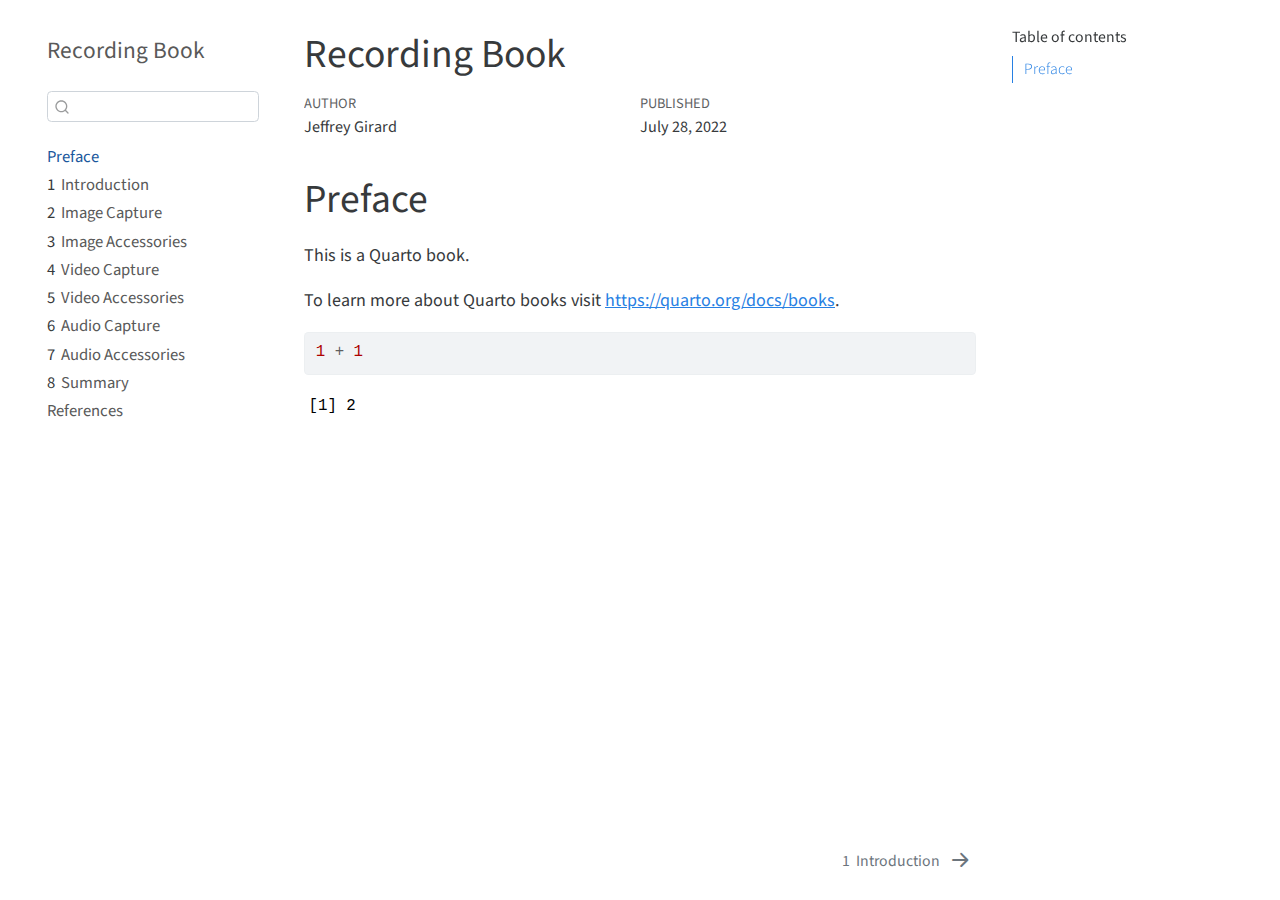
<file: index.html>
<!DOCTYPE html>
<html xmlns="http://www.w3.org/1999/xhtml" lang="en" xml:lang="en"><head>

<meta charset="utf-8">
<meta name="generator" content="quarto-1.0.36">

<meta name="viewport" content="width=device-width, initial-scale=1.0, user-scalable=yes">

<meta name="author" content="Jeffrey Girard">
<meta name="dcterms.date" content="2022-07-28">

<title>Recording Book</title>
<style>
code{white-space: pre-wrap;}
span.smallcaps{font-variant: small-caps;}
span.underline{text-decoration: underline;}
div.column{display: inline-block; vertical-align: top; width: 50%;}
div.hanging-indent{margin-left: 1.5em; text-indent: -1.5em;}
ul.task-list{list-style: none;}
pre > code.sourceCode { white-space: pre; position: relative; }
pre > code.sourceCode > span { display: inline-block; line-height: 1.25; }
pre > code.sourceCode > span:empty { height: 1.2em; }
.sourceCode { overflow: visible; }
code.sourceCode > span { color: inherit; text-decoration: inherit; }
div.sourceCode { margin: 1em 0; }
pre.sourceCode { margin: 0; }
@media screen {
div.sourceCode { overflow: auto; }
}
@media print {
pre > code.sourceCode { white-space: pre-wrap; }
pre > code.sourceCode > span { text-indent: -5em; padding-left: 5em; }
}
pre.numberSource code
  { counter-reset: source-line 0; }
pre.numberSource code > span
  { position: relative; left: -4em; counter-increment: source-line; }
pre.numberSource code > span > a:first-child::before
  { content: counter(source-line);
    position: relative; left: -1em; text-align: right; vertical-align: baseline;
    border: none; display: inline-block;
    -webkit-touch-callout: none; -webkit-user-select: none;
    -khtml-user-select: none; -moz-user-select: none;
    -ms-user-select: none; user-select: none;
    padding: 0 4px; width: 4em;
    color: #aaaaaa;
  }
pre.numberSource { margin-left: 3em; border-left: 1px solid #aaaaaa;  padding-left: 4px; }
div.sourceCode
  {   }
@media screen {
pre > code.sourceCode > span > a:first-child::before { text-decoration: underline; }
}
code span.al { color: #ff0000; font-weight: bold; } /* Alert */
code span.an { color: #60a0b0; font-weight: bold; font-style: italic; } /* Annotation */
code span.at { color: #7d9029; } /* Attribute */
code span.bn { color: #40a070; } /* BaseN */
code span.bu { } /* BuiltIn */
code span.cf { color: #007020; font-weight: bold; } /* ControlFlow */
code span.ch { color: #4070a0; } /* Char */
code span.cn { color: #880000; } /* Constant */
code span.co { color: #60a0b0; font-style: italic; } /* Comment */
code span.cv { color: #60a0b0; font-weight: bold; font-style: italic; } /* CommentVar */
code span.do { color: #ba2121; font-style: italic; } /* Documentation */
code span.dt { color: #902000; } /* DataType */
code span.dv { color: #40a070; } /* DecVal */
code span.er { color: #ff0000; font-weight: bold; } /* Error */
code span.ex { } /* Extension */
code span.fl { color: #40a070; } /* Float */
code span.fu { color: #06287e; } /* Function */
code span.im { } /* Import */
code span.in { color: #60a0b0; font-weight: bold; font-style: italic; } /* Information */
code span.kw { color: #007020; font-weight: bold; } /* Keyword */
code span.op { color: #666666; } /* Operator */
code span.ot { color: #007020; } /* Other */
code span.pp { color: #bc7a00; } /* Preprocessor */
code span.sc { color: #4070a0; } /* SpecialChar */
code span.ss { color: #bb6688; } /* SpecialString */
code span.st { color: #4070a0; } /* String */
code span.va { color: #19177c; } /* Variable */
code span.vs { color: #4070a0; } /* VerbatimString */
code span.wa { color: #60a0b0; font-weight: bold; font-style: italic; } /* Warning */
</style>


<script src="site_libs/quarto-nav/quarto-nav.js"></script>
<script src="site_libs/quarto-nav/headroom.min.js"></script>
<script src="site_libs/clipboard/clipboard.min.js"></script>
<script src="site_libs/quarto-search/autocomplete.umd.js"></script>
<script src="site_libs/quarto-search/fuse.min.js"></script>
<script src="site_libs/quarto-search/quarto-search.js"></script>
<meta name="quarto:offset" content="./">
<link href="./intro.html" rel="next">
<script src="site_libs/quarto-html/quarto.js"></script>
<script src="site_libs/quarto-html/popper.min.js"></script>
<script src="site_libs/quarto-html/tippy.umd.min.js"></script>
<script src="site_libs/quarto-html/anchor.min.js"></script>
<link href="site_libs/quarto-html/tippy.css" rel="stylesheet">
<link href="site_libs/quarto-html/quarto-syntax-highlighting.css" rel="stylesheet" id="quarto-text-highlighting-styles">
<script src="site_libs/bootstrap/bootstrap.min.js"></script>
<link href="site_libs/bootstrap/bootstrap-icons.css" rel="stylesheet">
<link href="site_libs/bootstrap/bootstrap.min.css" rel="stylesheet" id="quarto-bootstrap" data-mode="light">
<script id="quarto-search-options" type="application/json">{
  "location": "sidebar",
  "copy-button": false,
  "collapse-after": 3,
  "panel-placement": "start",
  "type": "textbox",
  "limit": 20,
  "language": {
    "search-no-results-text": "No results",
    "search-matching-documents-text": "matching documents",
    "search-copy-link-title": "Copy link to search",
    "search-hide-matches-text": "Hide additional matches",
    "search-more-match-text": "more match in this document",
    "search-more-matches-text": "more matches in this document",
    "search-clear-button-title": "Clear",
    "search-detached-cancel-button-title": "Cancel",
    "search-submit-button-title": "Submit"
  }
}</script>


</head>

<body class="nav-sidebar floating">

<div id="quarto-search-results"></div>
  <header id="quarto-header" class="headroom fixed-top">
  <nav class="quarto-secondary-nav" data-bs-toggle="collapse" data-bs-target="#quarto-sidebar" aria-controls="quarto-sidebar" aria-expanded="false" aria-label="Toggle sidebar navigation" onclick="if (window.quartoToggleHeadroom) { window.quartoToggleHeadroom(); }">
    <div class="container-fluid d-flex justify-content-between">
      <h1 class="quarto-secondary-nav-title">Recording Book</h1>
      <button type="button" class="quarto-btn-toggle btn" aria-label="Show secondary navigation">
        <i class="bi bi-chevron-right"></i>
      </button>
    </div>
  </nav>
</header>
<!-- content -->
<div id="quarto-content" class="quarto-container page-columns page-rows-contents page-layout-article">
<!-- sidebar -->
  <nav id="quarto-sidebar" class="sidebar collapse sidebar-navigation floating overflow-auto">
    <div class="pt-lg-2 mt-2 text-left sidebar-header">
    <div class="sidebar-title mb-0 py-0">
      <a href="./">Recording Book</a> 
    </div>
      </div>
      <div class="mt-2 flex-shrink-0 align-items-center">
        <div class="sidebar-search">
        <div id="quarto-search" class="" title="Search"></div>
        </div>
      </div>
    <div class="sidebar-menu-container"> 
    <ul class="list-unstyled mt-1">
        <li class="sidebar-item">
  <div class="sidebar-item-container"> 
  <a href="./index.html" class="sidebar-item-text sidebar-link active">Preface</a>
  </div>
</li>
        <li class="sidebar-item">
  <div class="sidebar-item-container"> 
  <a href="./intro.html" class="sidebar-item-text sidebar-link"><span class="chapter-number">1</span>&nbsp; <span class="chapter-title">Introduction</span></a>
  </div>
</li>
        <li class="sidebar-item">
  <div class="sidebar-item-container"> 
  <a href="./image_capture.html" class="sidebar-item-text sidebar-link"><span class="chapter-number">2</span>&nbsp; <span class="chapter-title">Image Capture</span></a>
  </div>
</li>
        <li class="sidebar-item">
  <div class="sidebar-item-container"> 
  <a href="./image_accessories.html" class="sidebar-item-text sidebar-link"><span class="chapter-number">3</span>&nbsp; <span class="chapter-title">Image Accessories</span></a>
  </div>
</li>
        <li class="sidebar-item">
  <div class="sidebar-item-container"> 
  <a href="./video_capture.html" class="sidebar-item-text sidebar-link"><span class="chapter-number">4</span>&nbsp; <span class="chapter-title">Video Capture</span></a>
  </div>
</li>
        <li class="sidebar-item">
  <div class="sidebar-item-container"> 
  <a href="./video_accessories.html" class="sidebar-item-text sidebar-link"><span class="chapter-number">5</span>&nbsp; <span class="chapter-title">Video Accessories</span></a>
  </div>
</li>
        <li class="sidebar-item">
  <div class="sidebar-item-container"> 
  <a href="./audio_capture.html" class="sidebar-item-text sidebar-link"><span class="chapter-number">6</span>&nbsp; <span class="chapter-title">Audio Capture</span></a>
  </div>
</li>
        <li class="sidebar-item">
  <div class="sidebar-item-container"> 
  <a href="./audio_accessories.html" class="sidebar-item-text sidebar-link"><span class="chapter-number">7</span>&nbsp; <span class="chapter-title">Audio Accessories</span></a>
  </div>
</li>
        <li class="sidebar-item">
  <div class="sidebar-item-container"> 
  <a href="./summary.html" class="sidebar-item-text sidebar-link"><span class="chapter-number">8</span>&nbsp; <span class="chapter-title">Summary</span></a>
  </div>
</li>
        <li class="sidebar-item">
  <div class="sidebar-item-container"> 
  <a href="./references.html" class="sidebar-item-text sidebar-link">References</a>
  </div>
</li>
    </ul>
    </div>
</nav>
<!-- margin-sidebar -->
    <div id="quarto-margin-sidebar" class="sidebar margin-sidebar">
        <nav id="TOC" role="doc-toc">
    <h2 id="toc-title">Table of contents</h2>
   
  <ul>
  <li><a href="#preface" id="toc-preface" class="nav-link active" data-scroll-target="#preface">Preface</a></li>
  </ul>
</nav>
    </div>
<!-- main -->
<main class="content" id="quarto-document-content">

<header id="title-block-header" class="quarto-title-block default">
<div class="quarto-title">
<h1 class="title d-none d-lg-block">Recording Book</h1>
</div>



<div class="quarto-title-meta">

    <div>
    <div class="quarto-title-meta-heading">Author</div>
    <div class="quarto-title-meta-contents">
             <p>Jeffrey Girard </p>
          </div>
  </div>
    
    <div>
    <div class="quarto-title-meta-heading">Published</div>
    <div class="quarto-title-meta-contents">
      <p class="date">July 28, 2022</p>
    </div>
  </div>
    
  </div>
  

</header>

<section id="preface" class="level1 unnumbered">
<h1 class="unnumbered">Preface</h1>
<p>This is a Quarto book.</p>
<p>To learn more about Quarto books visit <a href="https://quarto.org/docs/books" class="uri">https://quarto.org/docs/books</a>.</p>
<div class="cell">
<div class="sourceCode cell-code" id="cb1"><pre class="sourceCode r code-with-copy"><code class="sourceCode r"><span id="cb1-1"><a href="#cb1-1" aria-hidden="true" tabindex="-1"></a><span class="dv">1</span> <span class="sc">+</span> <span class="dv">1</span></span></code><button title="Copy to Clipboard" class="code-copy-button"><i class="bi"></i></button></pre></div>
<div class="cell-output cell-output-stdout">
<pre><code>[1] 2</code></pre>
</div>
</div>


</section>

</main> <!-- /main -->
<script id="quarto-html-after-body" type="application/javascript">
window.document.addEventListener("DOMContentLoaded", function (event) {
  const toggleBodyColorMode = (bsSheetEl) => {
    const mode = bsSheetEl.getAttribute("data-mode");
    const bodyEl = window.document.querySelector("body");
    if (mode === "dark") {
      bodyEl.classList.add("quarto-dark");
      bodyEl.classList.remove("quarto-light");
    } else {
      bodyEl.classList.add("quarto-light");
      bodyEl.classList.remove("quarto-dark");
    }
  }
  const toggleBodyColorPrimary = () => {
    const bsSheetEl = window.document.querySelector("link#quarto-bootstrap");
    if (bsSheetEl) {
      toggleBodyColorMode(bsSheetEl);
    }
  }
  toggleBodyColorPrimary();  
  const icon = "";
  const anchorJS = new window.AnchorJS();
  anchorJS.options = {
    placement: 'right',
    icon: icon
  };
  anchorJS.add('.anchored');
  const clipboard = new window.ClipboardJS('.code-copy-button', {
    target: function(trigger) {
      return trigger.previousElementSibling;
    }
  });
  clipboard.on('success', function(e) {
    // button target
    const button = e.trigger;
    // don't keep focus
    button.blur();
    // flash "checked"
    button.classList.add('code-copy-button-checked');
    var currentTitle = button.getAttribute("title");
    button.setAttribute("title", "Copied!");
    setTimeout(function() {
      button.setAttribute("title", currentTitle);
      button.classList.remove('code-copy-button-checked');
    }, 1000);
    // clear code selection
    e.clearSelection();
  });
  function tippyHover(el, contentFn) {
    const config = {
      allowHTML: true,
      content: contentFn,
      maxWidth: 500,
      delay: 100,
      arrow: false,
      appendTo: function(el) {
          return el.parentElement;
      },
      interactive: true,
      interactiveBorder: 10,
      theme: 'quarto',
      placement: 'bottom-start'
    };
    window.tippy(el, config); 
  }
  const noterefs = window.document.querySelectorAll('a[role="doc-noteref"]');
  for (var i=0; i<noterefs.length; i++) {
    const ref = noterefs[i];
    tippyHover(ref, function() {
      let href = ref.getAttribute('href');
      try { href = new URL(href).hash; } catch {}
      const id = href.replace(/^#\/?/, "");
      const note = window.document.getElementById(id);
      return note.innerHTML;
    });
  }
  var bibliorefs = window.document.querySelectorAll('a[role="doc-biblioref"]');
  for (var i=0; i<bibliorefs.length; i++) {
    const ref = bibliorefs[i];
    const cites = ref.parentNode.getAttribute('data-cites').split(' ');
    tippyHover(ref, function() {
      var popup = window.document.createElement('div');
      cites.forEach(function(cite) {
        var citeDiv = window.document.createElement('div');
        citeDiv.classList.add('hanging-indent');
        citeDiv.classList.add('csl-entry');
        var biblioDiv = window.document.getElementById('ref-' + cite);
        if (biblioDiv) {
          citeDiv.innerHTML = biblioDiv.innerHTML;
        }
        popup.appendChild(citeDiv);
      });
      return popup.innerHTML;
    });
  }
});
</script>
<nav class="page-navigation">
  <div class="nav-page nav-page-previous">
  </div>
  <div class="nav-page nav-page-next">
      <a href="./intro.html" class="pagination-link">
        <span class="nav-page-text"><span class="chapter-number">1</span>&nbsp; <span class="chapter-title">Introduction</span></span> <i class="bi bi-arrow-right-short"></i>
      </a>
  </div>
</nav>
</div> <!-- /content -->



</body></html>
</file>
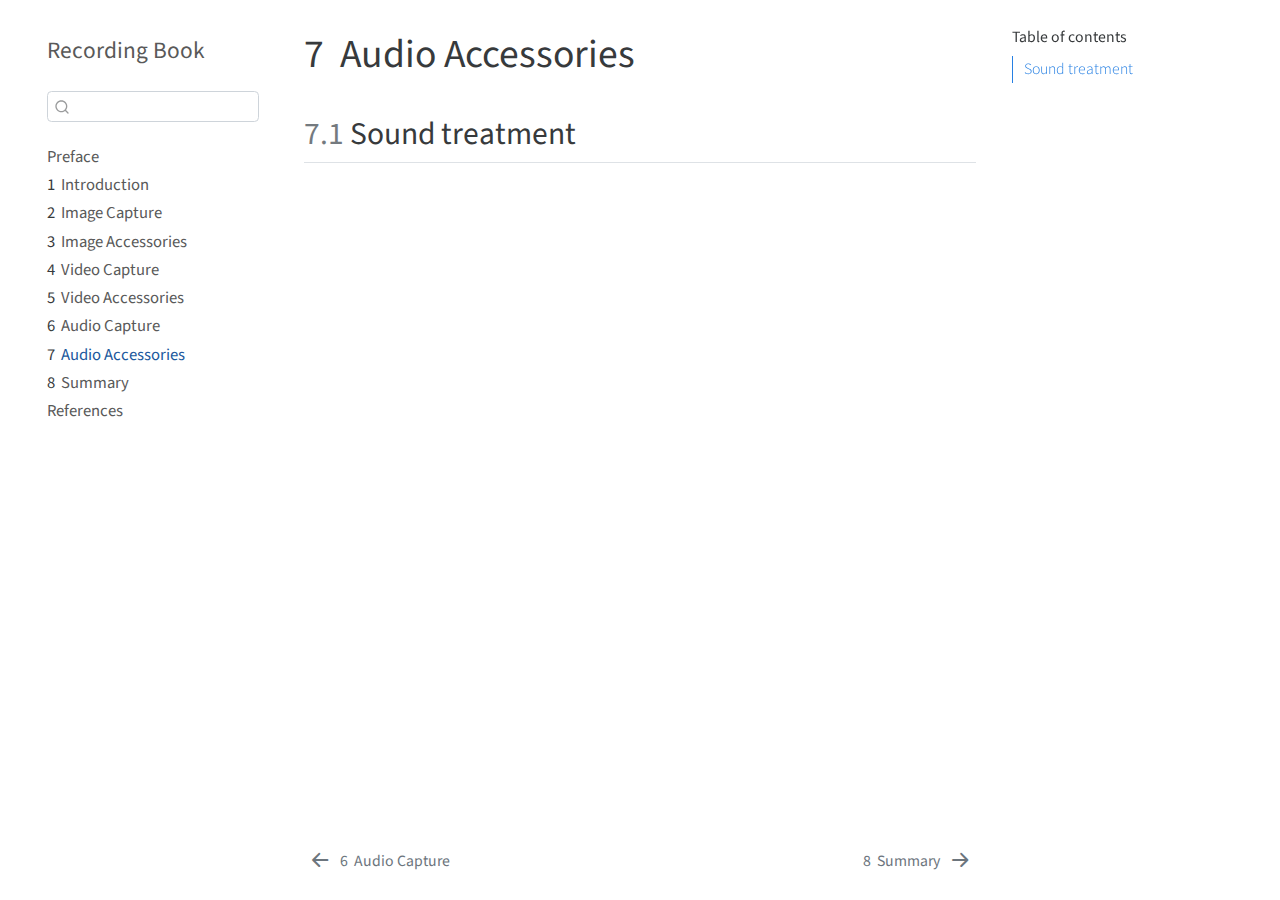
<file: audio_accessories.html>
<!DOCTYPE html>
<html xmlns="http://www.w3.org/1999/xhtml" lang="en" xml:lang="en"><head>

<meta charset="utf-8">
<meta name="generator" content="quarto-1.0.36">

<meta name="viewport" content="width=device-width, initial-scale=1.0, user-scalable=yes">


<title>Recording Book - 7&nbsp; Audio Accessories</title>
<style>
code{white-space: pre-wrap;}
span.smallcaps{font-variant: small-caps;}
span.underline{text-decoration: underline;}
div.column{display: inline-block; vertical-align: top; width: 50%;}
div.hanging-indent{margin-left: 1.5em; text-indent: -1.5em;}
ul.task-list{list-style: none;}
</style>


<script src="site_libs/quarto-nav/quarto-nav.js"></script>
<script src="site_libs/quarto-nav/headroom.min.js"></script>
<script src="site_libs/clipboard/clipboard.min.js"></script>
<script src="site_libs/quarto-search/autocomplete.umd.js"></script>
<script src="site_libs/quarto-search/fuse.min.js"></script>
<script src="site_libs/quarto-search/quarto-search.js"></script>
<meta name="quarto:offset" content="./">
<link href="./summary.html" rel="next">
<link href="./audio_capture.html" rel="prev">
<script src="site_libs/quarto-html/quarto.js"></script>
<script src="site_libs/quarto-html/popper.min.js"></script>
<script src="site_libs/quarto-html/tippy.umd.min.js"></script>
<script src="site_libs/quarto-html/anchor.min.js"></script>
<link href="site_libs/quarto-html/tippy.css" rel="stylesheet">
<link href="site_libs/quarto-html/quarto-syntax-highlighting.css" rel="stylesheet" id="quarto-text-highlighting-styles">
<script src="site_libs/bootstrap/bootstrap.min.js"></script>
<link href="site_libs/bootstrap/bootstrap-icons.css" rel="stylesheet">
<link href="site_libs/bootstrap/bootstrap.min.css" rel="stylesheet" id="quarto-bootstrap" data-mode="light">
<script id="quarto-search-options" type="application/json">{
  "location": "sidebar",
  "copy-button": false,
  "collapse-after": 3,
  "panel-placement": "start",
  "type": "textbox",
  "limit": 20,
  "language": {
    "search-no-results-text": "No results",
    "search-matching-documents-text": "matching documents",
    "search-copy-link-title": "Copy link to search",
    "search-hide-matches-text": "Hide additional matches",
    "search-more-match-text": "more match in this document",
    "search-more-matches-text": "more matches in this document",
    "search-clear-button-title": "Clear",
    "search-detached-cancel-button-title": "Cancel",
    "search-submit-button-title": "Submit"
  }
}</script>


</head>

<body class="nav-sidebar floating">

<div id="quarto-search-results"></div>
  <header id="quarto-header" class="headroom fixed-top">
  <nav class="quarto-secondary-nav" data-bs-toggle="collapse" data-bs-target="#quarto-sidebar" aria-controls="quarto-sidebar" aria-expanded="false" aria-label="Toggle sidebar navigation" onclick="if (window.quartoToggleHeadroom) { window.quartoToggleHeadroom(); }">
    <div class="container-fluid d-flex justify-content-between">
      <h1 class="quarto-secondary-nav-title"><span class="chapter-number">7</span>&nbsp; <span class="chapter-title">Audio Accessories</span></h1>
      <button type="button" class="quarto-btn-toggle btn" aria-label="Show secondary navigation">
        <i class="bi bi-chevron-right"></i>
      </button>
    </div>
  </nav>
</header>
<!-- content -->
<div id="quarto-content" class="quarto-container page-columns page-rows-contents page-layout-article">
<!-- sidebar -->
  <nav id="quarto-sidebar" class="sidebar collapse sidebar-navigation floating overflow-auto">
    <div class="pt-lg-2 mt-2 text-left sidebar-header">
    <div class="sidebar-title mb-0 py-0">
      <a href="./">Recording Book</a> 
    </div>
      </div>
      <div class="mt-2 flex-shrink-0 align-items-center">
        <div class="sidebar-search">
        <div id="quarto-search" class="" title="Search"></div>
        </div>
      </div>
    <div class="sidebar-menu-container"> 
    <ul class="list-unstyled mt-1">
        <li class="sidebar-item">
  <div class="sidebar-item-container"> 
  <a href="./index.html" class="sidebar-item-text sidebar-link">Preface</a>
  </div>
</li>
        <li class="sidebar-item">
  <div class="sidebar-item-container"> 
  <a href="./intro.html" class="sidebar-item-text sidebar-link"><span class="chapter-number">1</span>&nbsp; <span class="chapter-title">Introduction</span></a>
  </div>
</li>
        <li class="sidebar-item">
  <div class="sidebar-item-container"> 
  <a href="./image_capture.html" class="sidebar-item-text sidebar-link"><span class="chapter-number">2</span>&nbsp; <span class="chapter-title">Image Capture</span></a>
  </div>
</li>
        <li class="sidebar-item">
  <div class="sidebar-item-container"> 
  <a href="./image_accessories.html" class="sidebar-item-text sidebar-link"><span class="chapter-number">3</span>&nbsp; <span class="chapter-title">Image Accessories</span></a>
  </div>
</li>
        <li class="sidebar-item">
  <div class="sidebar-item-container"> 
  <a href="./video_capture.html" class="sidebar-item-text sidebar-link"><span class="chapter-number">4</span>&nbsp; <span class="chapter-title">Video Capture</span></a>
  </div>
</li>
        <li class="sidebar-item">
  <div class="sidebar-item-container"> 
  <a href="./video_accessories.html" class="sidebar-item-text sidebar-link"><span class="chapter-number">5</span>&nbsp; <span class="chapter-title">Video Accessories</span></a>
  </div>
</li>
        <li class="sidebar-item">
  <div class="sidebar-item-container"> 
  <a href="./audio_capture.html" class="sidebar-item-text sidebar-link"><span class="chapter-number">6</span>&nbsp; <span class="chapter-title">Audio Capture</span></a>
  </div>
</li>
        <li class="sidebar-item">
  <div class="sidebar-item-container"> 
  <a href="./audio_accessories.html" class="sidebar-item-text sidebar-link active"><span class="chapter-number">7</span>&nbsp; <span class="chapter-title">Audio Accessories</span></a>
  </div>
</li>
        <li class="sidebar-item">
  <div class="sidebar-item-container"> 
  <a href="./summary.html" class="sidebar-item-text sidebar-link"><span class="chapter-number">8</span>&nbsp; <span class="chapter-title">Summary</span></a>
  </div>
</li>
        <li class="sidebar-item">
  <div class="sidebar-item-container"> 
  <a href="./references.html" class="sidebar-item-text sidebar-link">References</a>
  </div>
</li>
    </ul>
    </div>
</nav>
<!-- margin-sidebar -->
    <div id="quarto-margin-sidebar" class="sidebar margin-sidebar">
        <nav id="TOC" role="doc-toc">
    <h2 id="toc-title">Table of contents</h2>
   
  <ul>
  <li><a href="#sound-treatment" id="toc-sound-treatment" class="nav-link active" data-scroll-target="#sound-treatment"> <span class="header-section-number">7.1</span> Sound treatment</a></li>
  </ul>
</nav>
    </div>
<!-- main -->
<main class="content" id="quarto-document-content">

<header id="title-block-header" class="quarto-title-block default">
<div class="quarto-title">
<h1 class="title d-none d-lg-block"><span class="chapter-number">7</span>&nbsp; <span class="chapter-title">Audio Accessories</span></h1>
</div>



<div class="quarto-title-meta">

    
    
  </div>
  

</header>

<section id="sound-treatment" class="level2" data-number="7.1">
<h2 data-number="7.1" class="anchored" data-anchor-id="sound-treatment"><span class="header-section-number">7.1</span> Sound treatment</h2>


</section>

</main> <!-- /main -->
<script id="quarto-html-after-body" type="application/javascript">
window.document.addEventListener("DOMContentLoaded", function (event) {
  const toggleBodyColorMode = (bsSheetEl) => {
    const mode = bsSheetEl.getAttribute("data-mode");
    const bodyEl = window.document.querySelector("body");
    if (mode === "dark") {
      bodyEl.classList.add("quarto-dark");
      bodyEl.classList.remove("quarto-light");
    } else {
      bodyEl.classList.add("quarto-light");
      bodyEl.classList.remove("quarto-dark");
    }
  }
  const toggleBodyColorPrimary = () => {
    const bsSheetEl = window.document.querySelector("link#quarto-bootstrap");
    if (bsSheetEl) {
      toggleBodyColorMode(bsSheetEl);
    }
  }
  toggleBodyColorPrimary();  
  const icon = "";
  const anchorJS = new window.AnchorJS();
  anchorJS.options = {
    placement: 'right',
    icon: icon
  };
  anchorJS.add('.anchored');
  const clipboard = new window.ClipboardJS('.code-copy-button', {
    target: function(trigger) {
      return trigger.previousElementSibling;
    }
  });
  clipboard.on('success', function(e) {
    // button target
    const button = e.trigger;
    // don't keep focus
    button.blur();
    // flash "checked"
    button.classList.add('code-copy-button-checked');
    var currentTitle = button.getAttribute("title");
    button.setAttribute("title", "Copied!");
    setTimeout(function() {
      button.setAttribute("title", currentTitle);
      button.classList.remove('code-copy-button-checked');
    }, 1000);
    // clear code selection
    e.clearSelection();
  });
  function tippyHover(el, contentFn) {
    const config = {
      allowHTML: true,
      content: contentFn,
      maxWidth: 500,
      delay: 100,
      arrow: false,
      appendTo: function(el) {
          return el.parentElement;
      },
      interactive: true,
      interactiveBorder: 10,
      theme: 'quarto',
      placement: 'bottom-start'
    };
    window.tippy(el, config); 
  }
  const noterefs = window.document.querySelectorAll('a[role="doc-noteref"]');
  for (var i=0; i<noterefs.length; i++) {
    const ref = noterefs[i];
    tippyHover(ref, function() {
      let href = ref.getAttribute('href');
      try { href = new URL(href).hash; } catch {}
      const id = href.replace(/^#\/?/, "");
      const note = window.document.getElementById(id);
      return note.innerHTML;
    });
  }
  var bibliorefs = window.document.querySelectorAll('a[role="doc-biblioref"]');
  for (var i=0; i<bibliorefs.length; i++) {
    const ref = bibliorefs[i];
    const cites = ref.parentNode.getAttribute('data-cites').split(' ');
    tippyHover(ref, function() {
      var popup = window.document.createElement('div');
      cites.forEach(function(cite) {
        var citeDiv = window.document.createElement('div');
        citeDiv.classList.add('hanging-indent');
        citeDiv.classList.add('csl-entry');
        var biblioDiv = window.document.getElementById('ref-' + cite);
        if (biblioDiv) {
          citeDiv.innerHTML = biblioDiv.innerHTML;
        }
        popup.appendChild(citeDiv);
      });
      return popup.innerHTML;
    });
  }
});
</script>
<nav class="page-navigation">
  <div class="nav-page nav-page-previous">
      <a href="./audio_capture.html" class="pagination-link">
        <i class="bi bi-arrow-left-short"></i> <span class="nav-page-text"><span class="chapter-number">6</span>&nbsp; <span class="chapter-title">Audio Capture</span></span>
      </a>          
  </div>
  <div class="nav-page nav-page-next">
      <a href="./summary.html" class="pagination-link">
        <span class="nav-page-text"><span class="chapter-number">8</span>&nbsp; <span class="chapter-title">Summary</span></span> <i class="bi bi-arrow-right-short"></i>
      </a>
  </div>
</nav>
</div> <!-- /content -->



</body></html>
</file>
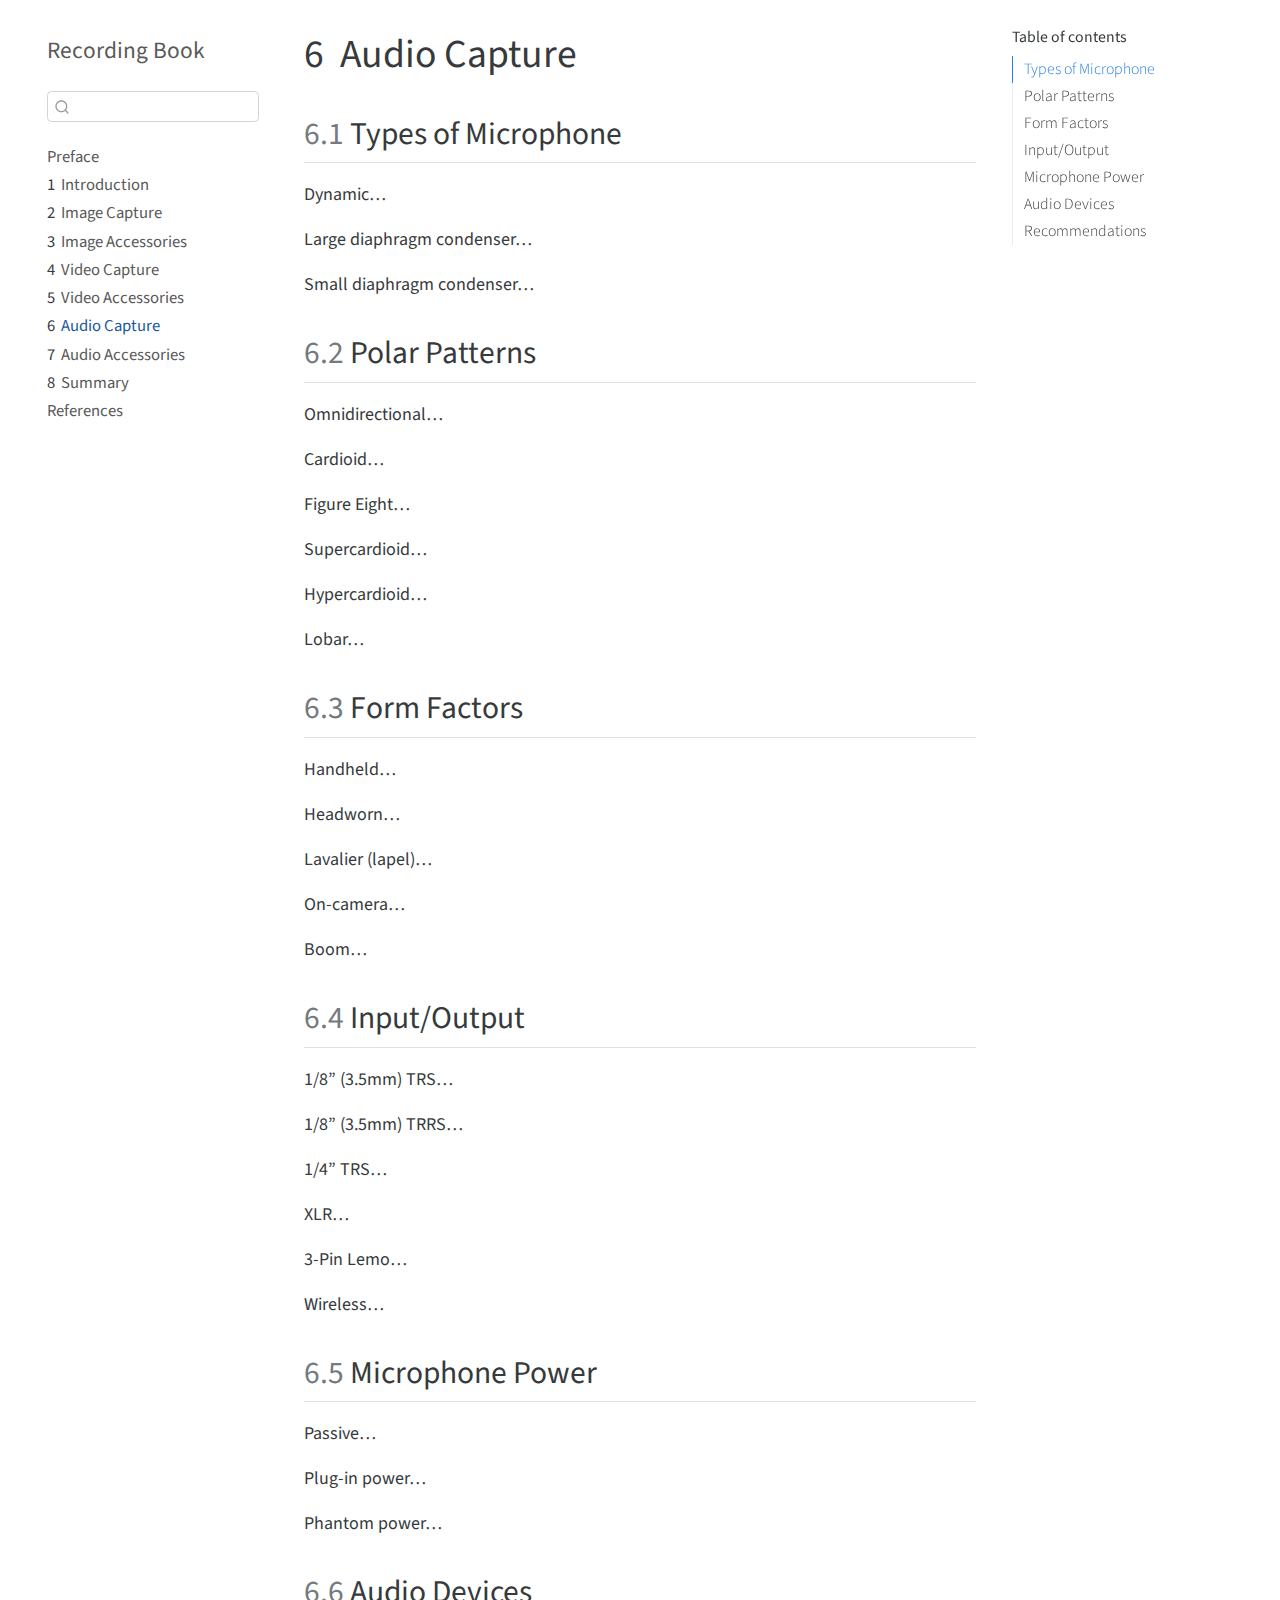
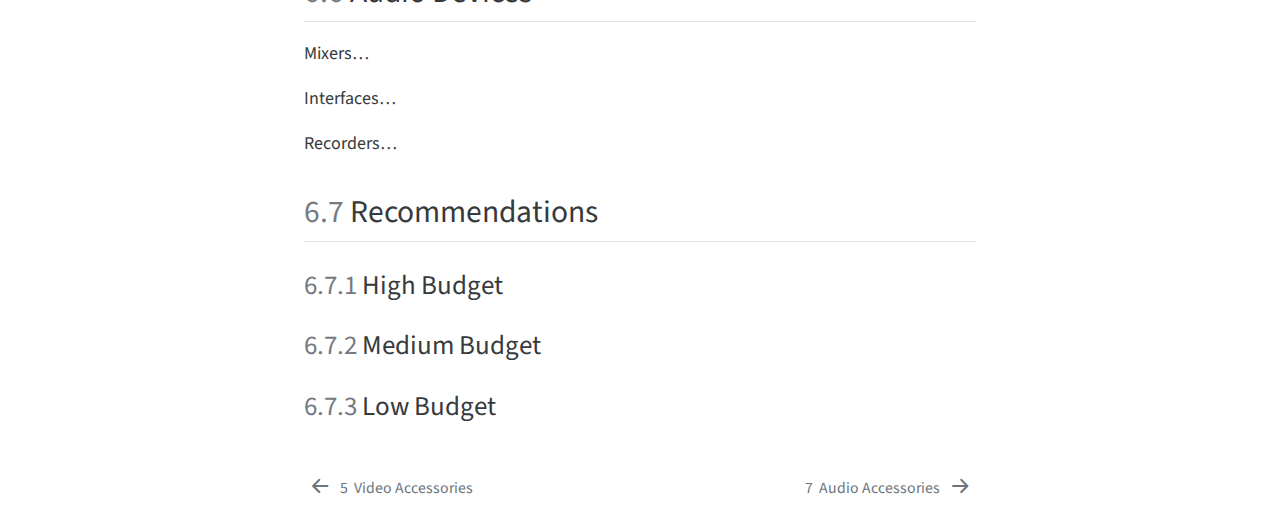
<file: audio_capture.html>
<!DOCTYPE html>
<html xmlns="http://www.w3.org/1999/xhtml" lang="en" xml:lang="en"><head>

<meta charset="utf-8">
<meta name="generator" content="quarto-1.0.36">

<meta name="viewport" content="width=device-width, initial-scale=1.0, user-scalable=yes">


<title>Recording Book - 6&nbsp; Audio Capture</title>
<style>
code{white-space: pre-wrap;}
span.smallcaps{font-variant: small-caps;}
span.underline{text-decoration: underline;}
div.column{display: inline-block; vertical-align: top; width: 50%;}
div.hanging-indent{margin-left: 1.5em; text-indent: -1.5em;}
ul.task-list{list-style: none;}
</style>


<script src="site_libs/quarto-nav/quarto-nav.js"></script>
<script src="site_libs/quarto-nav/headroom.min.js"></script>
<script src="site_libs/clipboard/clipboard.min.js"></script>
<script src="site_libs/quarto-search/autocomplete.umd.js"></script>
<script src="site_libs/quarto-search/fuse.min.js"></script>
<script src="site_libs/quarto-search/quarto-search.js"></script>
<meta name="quarto:offset" content="./">
<link href="./audio_accessories.html" rel="next">
<link href="./video_accessories.html" rel="prev">
<script src="site_libs/quarto-html/quarto.js"></script>
<script src="site_libs/quarto-html/popper.min.js"></script>
<script src="site_libs/quarto-html/tippy.umd.min.js"></script>
<script src="site_libs/quarto-html/anchor.min.js"></script>
<link href="site_libs/quarto-html/tippy.css" rel="stylesheet">
<link href="site_libs/quarto-html/quarto-syntax-highlighting.css" rel="stylesheet" id="quarto-text-highlighting-styles">
<script src="site_libs/bootstrap/bootstrap.min.js"></script>
<link href="site_libs/bootstrap/bootstrap-icons.css" rel="stylesheet">
<link href="site_libs/bootstrap/bootstrap.min.css" rel="stylesheet" id="quarto-bootstrap" data-mode="light">
<script id="quarto-search-options" type="application/json">{
  "location": "sidebar",
  "copy-button": false,
  "collapse-after": 3,
  "panel-placement": "start",
  "type": "textbox",
  "limit": 20,
  "language": {
    "search-no-results-text": "No results",
    "search-matching-documents-text": "matching documents",
    "search-copy-link-title": "Copy link to search",
    "search-hide-matches-text": "Hide additional matches",
    "search-more-match-text": "more match in this document",
    "search-more-matches-text": "more matches in this document",
    "search-clear-button-title": "Clear",
    "search-detached-cancel-button-title": "Cancel",
    "search-submit-button-title": "Submit"
  }
}</script>


</head>

<body class="nav-sidebar floating">

<div id="quarto-search-results"></div>
  <header id="quarto-header" class="headroom fixed-top">
  <nav class="quarto-secondary-nav" data-bs-toggle="collapse" data-bs-target="#quarto-sidebar" aria-controls="quarto-sidebar" aria-expanded="false" aria-label="Toggle sidebar navigation" onclick="if (window.quartoToggleHeadroom) { window.quartoToggleHeadroom(); }">
    <div class="container-fluid d-flex justify-content-between">
      <h1 class="quarto-secondary-nav-title"><span class="chapter-number">6</span>&nbsp; <span class="chapter-title">Audio Capture</span></h1>
      <button type="button" class="quarto-btn-toggle btn" aria-label="Show secondary navigation">
        <i class="bi bi-chevron-right"></i>
      </button>
    </div>
  </nav>
</header>
<!-- content -->
<div id="quarto-content" class="quarto-container page-columns page-rows-contents page-layout-article">
<!-- sidebar -->
  <nav id="quarto-sidebar" class="sidebar collapse sidebar-navigation floating overflow-auto">
    <div class="pt-lg-2 mt-2 text-left sidebar-header">
    <div class="sidebar-title mb-0 py-0">
      <a href="./">Recording Book</a> 
    </div>
      </div>
      <div class="mt-2 flex-shrink-0 align-items-center">
        <div class="sidebar-search">
        <div id="quarto-search" class="" title="Search"></div>
        </div>
      </div>
    <div class="sidebar-menu-container"> 
    <ul class="list-unstyled mt-1">
        <li class="sidebar-item">
  <div class="sidebar-item-container"> 
  <a href="./index.html" class="sidebar-item-text sidebar-link">Preface</a>
  </div>
</li>
        <li class="sidebar-item">
  <div class="sidebar-item-container"> 
  <a href="./intro.html" class="sidebar-item-text sidebar-link"><span class="chapter-number">1</span>&nbsp; <span class="chapter-title">Introduction</span></a>
  </div>
</li>
        <li class="sidebar-item">
  <div class="sidebar-item-container"> 
  <a href="./image_capture.html" class="sidebar-item-text sidebar-link"><span class="chapter-number">2</span>&nbsp; <span class="chapter-title">Image Capture</span></a>
  </div>
</li>
        <li class="sidebar-item">
  <div class="sidebar-item-container"> 
  <a href="./image_accessories.html" class="sidebar-item-text sidebar-link"><span class="chapter-number">3</span>&nbsp; <span class="chapter-title">Image Accessories</span></a>
  </div>
</li>
        <li class="sidebar-item">
  <div class="sidebar-item-container"> 
  <a href="./video_capture.html" class="sidebar-item-text sidebar-link"><span class="chapter-number">4</span>&nbsp; <span class="chapter-title">Video Capture</span></a>
  </div>
</li>
        <li class="sidebar-item">
  <div class="sidebar-item-container"> 
  <a href="./video_accessories.html" class="sidebar-item-text sidebar-link"><span class="chapter-number">5</span>&nbsp; <span class="chapter-title">Video Accessories</span></a>
  </div>
</li>
        <li class="sidebar-item">
  <div class="sidebar-item-container"> 
  <a href="./audio_capture.html" class="sidebar-item-text sidebar-link active"><span class="chapter-number">6</span>&nbsp; <span class="chapter-title">Audio Capture</span></a>
  </div>
</li>
        <li class="sidebar-item">
  <div class="sidebar-item-container"> 
  <a href="./audio_accessories.html" class="sidebar-item-text sidebar-link"><span class="chapter-number">7</span>&nbsp; <span class="chapter-title">Audio Accessories</span></a>
  </div>
</li>
        <li class="sidebar-item">
  <div class="sidebar-item-container"> 
  <a href="./summary.html" class="sidebar-item-text sidebar-link"><span class="chapter-number">8</span>&nbsp; <span class="chapter-title">Summary</span></a>
  </div>
</li>
        <li class="sidebar-item">
  <div class="sidebar-item-container"> 
  <a href="./references.html" class="sidebar-item-text sidebar-link">References</a>
  </div>
</li>
    </ul>
    </div>
</nav>
<!-- margin-sidebar -->
    <div id="quarto-margin-sidebar" class="sidebar margin-sidebar">
        <nav id="TOC" role="doc-toc">
    <h2 id="toc-title">Table of contents</h2>
   
  <ul>
  <li><a href="#types-of-microphone" id="toc-types-of-microphone" class="nav-link active" data-scroll-target="#types-of-microphone"> <span class="header-section-number">6.1</span> Types of Microphone</a></li>
  <li><a href="#polar-patterns" id="toc-polar-patterns" class="nav-link" data-scroll-target="#polar-patterns"> <span class="header-section-number">6.2</span> Polar Patterns</a></li>
  <li><a href="#form-factors" id="toc-form-factors" class="nav-link" data-scroll-target="#form-factors"> <span class="header-section-number">6.3</span> Form Factors</a></li>
  <li><a href="#inputoutput" id="toc-inputoutput" class="nav-link" data-scroll-target="#inputoutput"> <span class="header-section-number">6.4</span> Input/Output</a></li>
  <li><a href="#microphone-power" id="toc-microphone-power" class="nav-link" data-scroll-target="#microphone-power"> <span class="header-section-number">6.5</span> Microphone Power</a></li>
  <li><a href="#audio-devices" id="toc-audio-devices" class="nav-link" data-scroll-target="#audio-devices"> <span class="header-section-number">6.6</span> Audio Devices</a></li>
  <li><a href="#recommendations" id="toc-recommendations" class="nav-link" data-scroll-target="#recommendations"> <span class="header-section-number">6.7</span> Recommendations</a>
  <ul class="collapse">
  <li><a href="#high-budget" id="toc-high-budget" class="nav-link" data-scroll-target="#high-budget"> <span class="header-section-number">6.7.1</span> High Budget</a></li>
  <li><a href="#medium-budget" id="toc-medium-budget" class="nav-link" data-scroll-target="#medium-budget"> <span class="header-section-number">6.7.2</span> Medium Budget</a></li>
  <li><a href="#low-budget" id="toc-low-budget" class="nav-link" data-scroll-target="#low-budget"> <span class="header-section-number">6.7.3</span> Low Budget</a></li>
  </ul></li>
  </ul>
</nav>
    </div>
<!-- main -->
<main class="content" id="quarto-document-content">

<header id="title-block-header" class="quarto-title-block default">
<div class="quarto-title">
<h1 class="title d-none d-lg-block"><span class="chapter-number">6</span>&nbsp; <span class="chapter-title">Audio Capture</span></h1>
</div>



<div class="quarto-title-meta">

    
    
  </div>
  

</header>

<section id="types-of-microphone" class="level2" data-number="6.1">
<h2 data-number="6.1" class="anchored" data-anchor-id="types-of-microphone"><span class="header-section-number">6.1</span> Types of Microphone</h2>
<p>Dynamic…</p>
<p>Large diaphragm condenser…</p>
<p>Small diaphragm condenser…</p>
</section>
<section id="polar-patterns" class="level2" data-number="6.2">
<h2 data-number="6.2" class="anchored" data-anchor-id="polar-patterns"><span class="header-section-number">6.2</span> Polar Patterns</h2>
<p>Omnidirectional…</p>
<p>Cardioid…</p>
<p>Figure Eight…</p>
<p>Supercardioid…</p>
<p>Hypercardioid…</p>
<p>Lobar…</p>
</section>
<section id="form-factors" class="level2" data-number="6.3">
<h2 data-number="6.3" class="anchored" data-anchor-id="form-factors"><span class="header-section-number">6.3</span> Form Factors</h2>
<p>Handheld…</p>
<p>Headworn…</p>
<p>Lavalier (lapel)…</p>
<p>On-camera…</p>
<p>Boom…</p>
</section>
<section id="inputoutput" class="level2" data-number="6.4">
<h2 data-number="6.4" class="anchored" data-anchor-id="inputoutput"><span class="header-section-number">6.4</span> Input/Output</h2>
<p>1/8” (3.5mm) TRS…</p>
<p>1/8” (3.5mm) TRRS…</p>
<p>1/4” TRS…</p>
<p>XLR…</p>
<p>3-Pin Lemo…</p>
<p>Wireless…</p>
</section>
<section id="microphone-power" class="level2" data-number="6.5">
<h2 data-number="6.5" class="anchored" data-anchor-id="microphone-power"><span class="header-section-number">6.5</span> Microphone Power</h2>
<p>Passive…</p>
<p>Plug-in power…</p>
<p>Phantom power…</p>
</section>
<section id="audio-devices" class="level2" data-number="6.6">
<h2 data-number="6.6" class="anchored" data-anchor-id="audio-devices"><span class="header-section-number">6.6</span> Audio Devices</h2>
<p>Mixers…</p>
<p>Interfaces…</p>
<p>Recorders…</p>
</section>
<section id="recommendations" class="level2" data-number="6.7">
<h2 data-number="6.7" class="anchored" data-anchor-id="recommendations"><span class="header-section-number">6.7</span> Recommendations</h2>
<section id="high-budget" class="level3" data-number="6.7.1">
<h3 data-number="6.7.1" class="anchored" data-anchor-id="high-budget"><span class="header-section-number">6.7.1</span> High Budget</h3>
</section>
<section id="medium-budget" class="level3" data-number="6.7.2">
<h3 data-number="6.7.2" class="anchored" data-anchor-id="medium-budget"><span class="header-section-number">6.7.2</span> Medium Budget</h3>
</section>
<section id="low-budget" class="level3" data-number="6.7.3">
<h3 data-number="6.7.3" class="anchored" data-anchor-id="low-budget"><span class="header-section-number">6.7.3</span> Low Budget</h3>


</section>
</section>

</main> <!-- /main -->
<script id="quarto-html-after-body" type="application/javascript">
window.document.addEventListener("DOMContentLoaded", function (event) {
  const toggleBodyColorMode = (bsSheetEl) => {
    const mode = bsSheetEl.getAttribute("data-mode");
    const bodyEl = window.document.querySelector("body");
    if (mode === "dark") {
      bodyEl.classList.add("quarto-dark");
      bodyEl.classList.remove("quarto-light");
    } else {
      bodyEl.classList.add("quarto-light");
      bodyEl.classList.remove("quarto-dark");
    }
  }
  const toggleBodyColorPrimary = () => {
    const bsSheetEl = window.document.querySelector("link#quarto-bootstrap");
    if (bsSheetEl) {
      toggleBodyColorMode(bsSheetEl);
    }
  }
  toggleBodyColorPrimary();  
  const icon = "";
  const anchorJS = new window.AnchorJS();
  anchorJS.options = {
    placement: 'right',
    icon: icon
  };
  anchorJS.add('.anchored');
  const clipboard = new window.ClipboardJS('.code-copy-button', {
    target: function(trigger) {
      return trigger.previousElementSibling;
    }
  });
  clipboard.on('success', function(e) {
    // button target
    const button = e.trigger;
    // don't keep focus
    button.blur();
    // flash "checked"
    button.classList.add('code-copy-button-checked');
    var currentTitle = button.getAttribute("title");
    button.setAttribute("title", "Copied!");
    setTimeout(function() {
      button.setAttribute("title", currentTitle);
      button.classList.remove('code-copy-button-checked');
    }, 1000);
    // clear code selection
    e.clearSelection();
  });
  function tippyHover(el, contentFn) {
    const config = {
      allowHTML: true,
      content: contentFn,
      maxWidth: 500,
      delay: 100,
      arrow: false,
      appendTo: function(el) {
          return el.parentElement;
      },
      interactive: true,
      interactiveBorder: 10,
      theme: 'quarto',
      placement: 'bottom-start'
    };
    window.tippy(el, config); 
  }
  const noterefs = window.document.querySelectorAll('a[role="doc-noteref"]');
  for (var i=0; i<noterefs.length; i++) {
    const ref = noterefs[i];
    tippyHover(ref, function() {
      let href = ref.getAttribute('href');
      try { href = new URL(href).hash; } catch {}
      const id = href.replace(/^#\/?/, "");
      const note = window.document.getElementById(id);
      return note.innerHTML;
    });
  }
  var bibliorefs = window.document.querySelectorAll('a[role="doc-biblioref"]');
  for (var i=0; i<bibliorefs.length; i++) {
    const ref = bibliorefs[i];
    const cites = ref.parentNode.getAttribute('data-cites').split(' ');
    tippyHover(ref, function() {
      var popup = window.document.createElement('div');
      cites.forEach(function(cite) {
        var citeDiv = window.document.createElement('div');
        citeDiv.classList.add('hanging-indent');
        citeDiv.classList.add('csl-entry');
        var biblioDiv = window.document.getElementById('ref-' + cite);
        if (biblioDiv) {
          citeDiv.innerHTML = biblioDiv.innerHTML;
        }
        popup.appendChild(citeDiv);
      });
      return popup.innerHTML;
    });
  }
});
</script>
<nav class="page-navigation">
  <div class="nav-page nav-page-previous">
      <a href="./video_accessories.html" class="pagination-link">
        <i class="bi bi-arrow-left-short"></i> <span class="nav-page-text"><span class="chapter-number">5</span>&nbsp; <span class="chapter-title">Video Accessories</span></span>
      </a>          
  </div>
  <div class="nav-page nav-page-next">
      <a href="./audio_accessories.html" class="pagination-link">
        <span class="nav-page-text"><span class="chapter-number">7</span>&nbsp; <span class="chapter-title">Audio Accessories</span></span> <i class="bi bi-arrow-right-short"></i>
      </a>
  </div>
</nav>
</div> <!-- /content -->



</body></html>
</file>
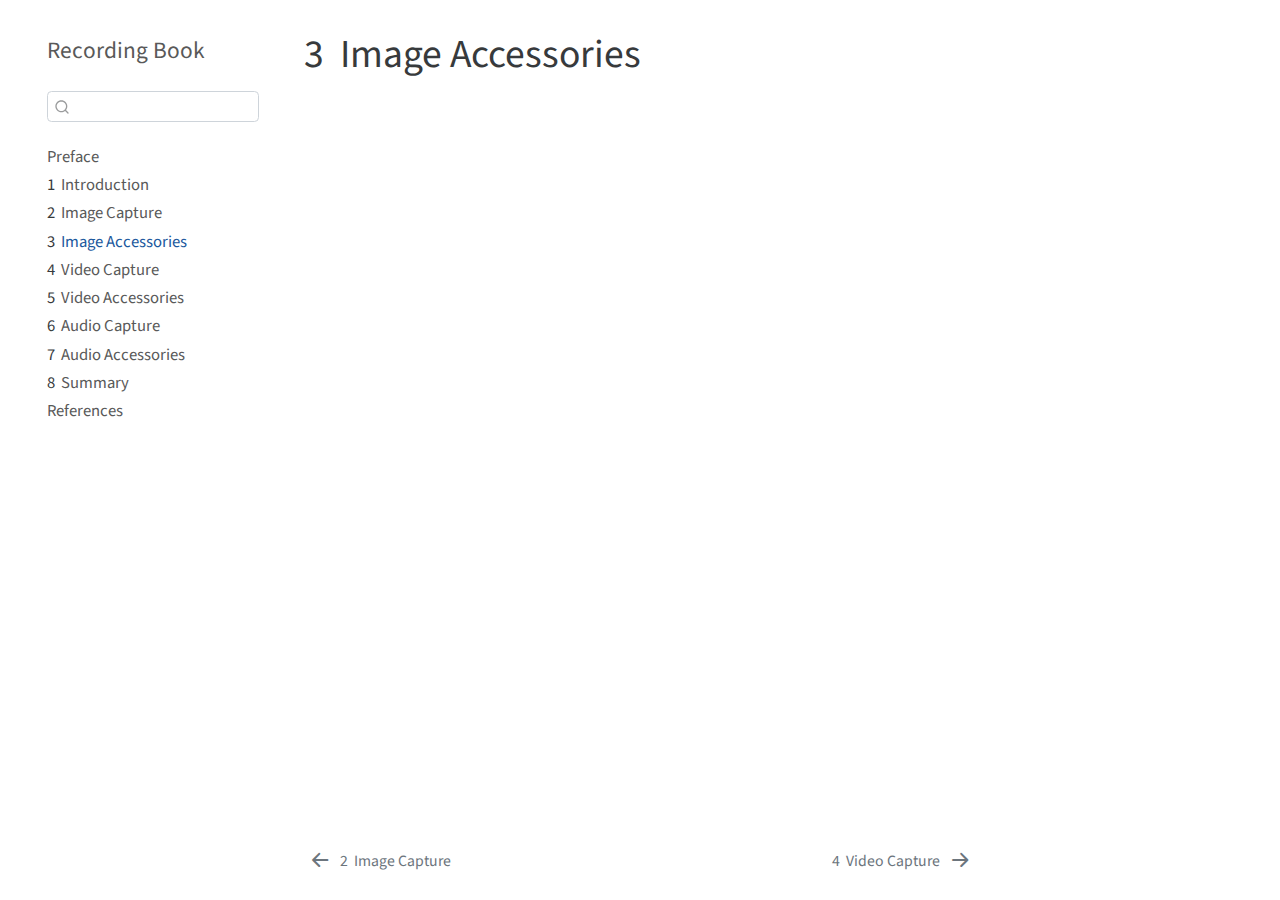
<file: image_accessories.html>
<!DOCTYPE html>
<html xmlns="http://www.w3.org/1999/xhtml" lang="en" xml:lang="en"><head>

<meta charset="utf-8">
<meta name="generator" content="quarto-1.0.36">

<meta name="viewport" content="width=device-width, initial-scale=1.0, user-scalable=yes">


<title>Recording Book - 3&nbsp; Image Accessories</title>
<style>
code{white-space: pre-wrap;}
span.smallcaps{font-variant: small-caps;}
span.underline{text-decoration: underline;}
div.column{display: inline-block; vertical-align: top; width: 50%;}
div.hanging-indent{margin-left: 1.5em; text-indent: -1.5em;}
ul.task-list{list-style: none;}
</style>


<script src="site_libs/quarto-nav/quarto-nav.js"></script>
<script src="site_libs/quarto-nav/headroom.min.js"></script>
<script src="site_libs/clipboard/clipboard.min.js"></script>
<script src="site_libs/quarto-search/autocomplete.umd.js"></script>
<script src="site_libs/quarto-search/fuse.min.js"></script>
<script src="site_libs/quarto-search/quarto-search.js"></script>
<meta name="quarto:offset" content="./">
<link href="./video_capture.html" rel="next">
<link href="./image_capture.html" rel="prev">
<script src="site_libs/quarto-html/quarto.js"></script>
<script src="site_libs/quarto-html/popper.min.js"></script>
<script src="site_libs/quarto-html/tippy.umd.min.js"></script>
<script src="site_libs/quarto-html/anchor.min.js"></script>
<link href="site_libs/quarto-html/tippy.css" rel="stylesheet">
<link href="site_libs/quarto-html/quarto-syntax-highlighting.css" rel="stylesheet" id="quarto-text-highlighting-styles">
<script src="site_libs/bootstrap/bootstrap.min.js"></script>
<link href="site_libs/bootstrap/bootstrap-icons.css" rel="stylesheet">
<link href="site_libs/bootstrap/bootstrap.min.css" rel="stylesheet" id="quarto-bootstrap" data-mode="light">
<script id="quarto-search-options" type="application/json">{
  "location": "sidebar",
  "copy-button": false,
  "collapse-after": 3,
  "panel-placement": "start",
  "type": "textbox",
  "limit": 20,
  "language": {
    "search-no-results-text": "No results",
    "search-matching-documents-text": "matching documents",
    "search-copy-link-title": "Copy link to search",
    "search-hide-matches-text": "Hide additional matches",
    "search-more-match-text": "more match in this document",
    "search-more-matches-text": "more matches in this document",
    "search-clear-button-title": "Clear",
    "search-detached-cancel-button-title": "Cancel",
    "search-submit-button-title": "Submit"
  }
}</script>


</head>

<body class="nav-sidebar floating">

<div id="quarto-search-results"></div>
  <header id="quarto-header" class="headroom fixed-top">
  <nav class="quarto-secondary-nav" data-bs-toggle="collapse" data-bs-target="#quarto-sidebar" aria-controls="quarto-sidebar" aria-expanded="false" aria-label="Toggle sidebar navigation" onclick="if (window.quartoToggleHeadroom) { window.quartoToggleHeadroom(); }">
    <div class="container-fluid d-flex justify-content-between">
      <h1 class="quarto-secondary-nav-title"><span class="chapter-number">3</span>&nbsp; <span class="chapter-title">Image Accessories</span></h1>
      <button type="button" class="quarto-btn-toggle btn" aria-label="Show secondary navigation">
        <i class="bi bi-chevron-right"></i>
      </button>
    </div>
  </nav>
</header>
<!-- content -->
<div id="quarto-content" class="quarto-container page-columns page-rows-contents page-layout-article">
<!-- sidebar -->
  <nav id="quarto-sidebar" class="sidebar collapse sidebar-navigation floating overflow-auto">
    <div class="pt-lg-2 mt-2 text-left sidebar-header">
    <div class="sidebar-title mb-0 py-0">
      <a href="./">Recording Book</a> 
    </div>
      </div>
      <div class="mt-2 flex-shrink-0 align-items-center">
        <div class="sidebar-search">
        <div id="quarto-search" class="" title="Search"></div>
        </div>
      </div>
    <div class="sidebar-menu-container"> 
    <ul class="list-unstyled mt-1">
        <li class="sidebar-item">
  <div class="sidebar-item-container"> 
  <a href="./index.html" class="sidebar-item-text sidebar-link">Preface</a>
  </div>
</li>
        <li class="sidebar-item">
  <div class="sidebar-item-container"> 
  <a href="./intro.html" class="sidebar-item-text sidebar-link"><span class="chapter-number">1</span>&nbsp; <span class="chapter-title">Introduction</span></a>
  </div>
</li>
        <li class="sidebar-item">
  <div class="sidebar-item-container"> 
  <a href="./image_capture.html" class="sidebar-item-text sidebar-link"><span class="chapter-number">2</span>&nbsp; <span class="chapter-title">Image Capture</span></a>
  </div>
</li>
        <li class="sidebar-item">
  <div class="sidebar-item-container"> 
  <a href="./image_accessories.html" class="sidebar-item-text sidebar-link active"><span class="chapter-number">3</span>&nbsp; <span class="chapter-title">Image Accessories</span></a>
  </div>
</li>
        <li class="sidebar-item">
  <div class="sidebar-item-container"> 
  <a href="./video_capture.html" class="sidebar-item-text sidebar-link"><span class="chapter-number">4</span>&nbsp; <span class="chapter-title">Video Capture</span></a>
  </div>
</li>
        <li class="sidebar-item">
  <div class="sidebar-item-container"> 
  <a href="./video_accessories.html" class="sidebar-item-text sidebar-link"><span class="chapter-number">5</span>&nbsp; <span class="chapter-title">Video Accessories</span></a>
  </div>
</li>
        <li class="sidebar-item">
  <div class="sidebar-item-container"> 
  <a href="./audio_capture.html" class="sidebar-item-text sidebar-link"><span class="chapter-number">6</span>&nbsp; <span class="chapter-title">Audio Capture</span></a>
  </div>
</li>
        <li class="sidebar-item">
  <div class="sidebar-item-container"> 
  <a href="./audio_accessories.html" class="sidebar-item-text sidebar-link"><span class="chapter-number">7</span>&nbsp; <span class="chapter-title">Audio Accessories</span></a>
  </div>
</li>
        <li class="sidebar-item">
  <div class="sidebar-item-container"> 
  <a href="./summary.html" class="sidebar-item-text sidebar-link"><span class="chapter-number">8</span>&nbsp; <span class="chapter-title">Summary</span></a>
  </div>
</li>
        <li class="sidebar-item">
  <div class="sidebar-item-container"> 
  <a href="./references.html" class="sidebar-item-text sidebar-link">References</a>
  </div>
</li>
    </ul>
    </div>
</nav>
<!-- margin-sidebar -->
    <div id="quarto-margin-sidebar" class="sidebar margin-sidebar">
        
    </div>
<!-- main -->
<main class="content" id="quarto-document-content">

<header id="title-block-header" class="quarto-title-block default">
<div class="quarto-title">
<h1 class="title d-none d-lg-block"><span class="chapter-number">3</span>&nbsp; <span class="chapter-title">Image Accessories</span></h1>
</div>



<div class="quarto-title-meta">

    
    
  </div>
  

</header>




</main> <!-- /main -->
<script id="quarto-html-after-body" type="application/javascript">
window.document.addEventListener("DOMContentLoaded", function (event) {
  const toggleBodyColorMode = (bsSheetEl) => {
    const mode = bsSheetEl.getAttribute("data-mode");
    const bodyEl = window.document.querySelector("body");
    if (mode === "dark") {
      bodyEl.classList.add("quarto-dark");
      bodyEl.classList.remove("quarto-light");
    } else {
      bodyEl.classList.add("quarto-light");
      bodyEl.classList.remove("quarto-dark");
    }
  }
  const toggleBodyColorPrimary = () => {
    const bsSheetEl = window.document.querySelector("link#quarto-bootstrap");
    if (bsSheetEl) {
      toggleBodyColorMode(bsSheetEl);
    }
  }
  toggleBodyColorPrimary();  
  const icon = "";
  const anchorJS = new window.AnchorJS();
  anchorJS.options = {
    placement: 'right',
    icon: icon
  };
  anchorJS.add('.anchored');
  const clipboard = new window.ClipboardJS('.code-copy-button', {
    target: function(trigger) {
      return trigger.previousElementSibling;
    }
  });
  clipboard.on('success', function(e) {
    // button target
    const button = e.trigger;
    // don't keep focus
    button.blur();
    // flash "checked"
    button.classList.add('code-copy-button-checked');
    var currentTitle = button.getAttribute("title");
    button.setAttribute("title", "Copied!");
    setTimeout(function() {
      button.setAttribute("title", currentTitle);
      button.classList.remove('code-copy-button-checked');
    }, 1000);
    // clear code selection
    e.clearSelection();
  });
  function tippyHover(el, contentFn) {
    const config = {
      allowHTML: true,
      content: contentFn,
      maxWidth: 500,
      delay: 100,
      arrow: false,
      appendTo: function(el) {
          return el.parentElement;
      },
      interactive: true,
      interactiveBorder: 10,
      theme: 'quarto',
      placement: 'bottom-start'
    };
    window.tippy(el, config); 
  }
  const noterefs = window.document.querySelectorAll('a[role="doc-noteref"]');
  for (var i=0; i<noterefs.length; i++) {
    const ref = noterefs[i];
    tippyHover(ref, function() {
      let href = ref.getAttribute('href');
      try { href = new URL(href).hash; } catch {}
      const id = href.replace(/^#\/?/, "");
      const note = window.document.getElementById(id);
      return note.innerHTML;
    });
  }
  var bibliorefs = window.document.querySelectorAll('a[role="doc-biblioref"]');
  for (var i=0; i<bibliorefs.length; i++) {
    const ref = bibliorefs[i];
    const cites = ref.parentNode.getAttribute('data-cites').split(' ');
    tippyHover(ref, function() {
      var popup = window.document.createElement('div');
      cites.forEach(function(cite) {
        var citeDiv = window.document.createElement('div');
        citeDiv.classList.add('hanging-indent');
        citeDiv.classList.add('csl-entry');
        var biblioDiv = window.document.getElementById('ref-' + cite);
        if (biblioDiv) {
          citeDiv.innerHTML = biblioDiv.innerHTML;
        }
        popup.appendChild(citeDiv);
      });
      return popup.innerHTML;
    });
  }
});
</script>
<nav class="page-navigation">
  <div class="nav-page nav-page-previous">
      <a href="./image_capture.html" class="pagination-link">
        <i class="bi bi-arrow-left-short"></i> <span class="nav-page-text"><span class="chapter-number">2</span>&nbsp; <span class="chapter-title">Image Capture</span></span>
      </a>          
  </div>
  <div class="nav-page nav-page-next">
      <a href="./video_capture.html" class="pagination-link">
        <span class="nav-page-text"><span class="chapter-number">4</span>&nbsp; <span class="chapter-title">Video Capture</span></span> <i class="bi bi-arrow-right-short"></i>
      </a>
  </div>
</nav>
</div> <!-- /content -->



</body></html>
</file>
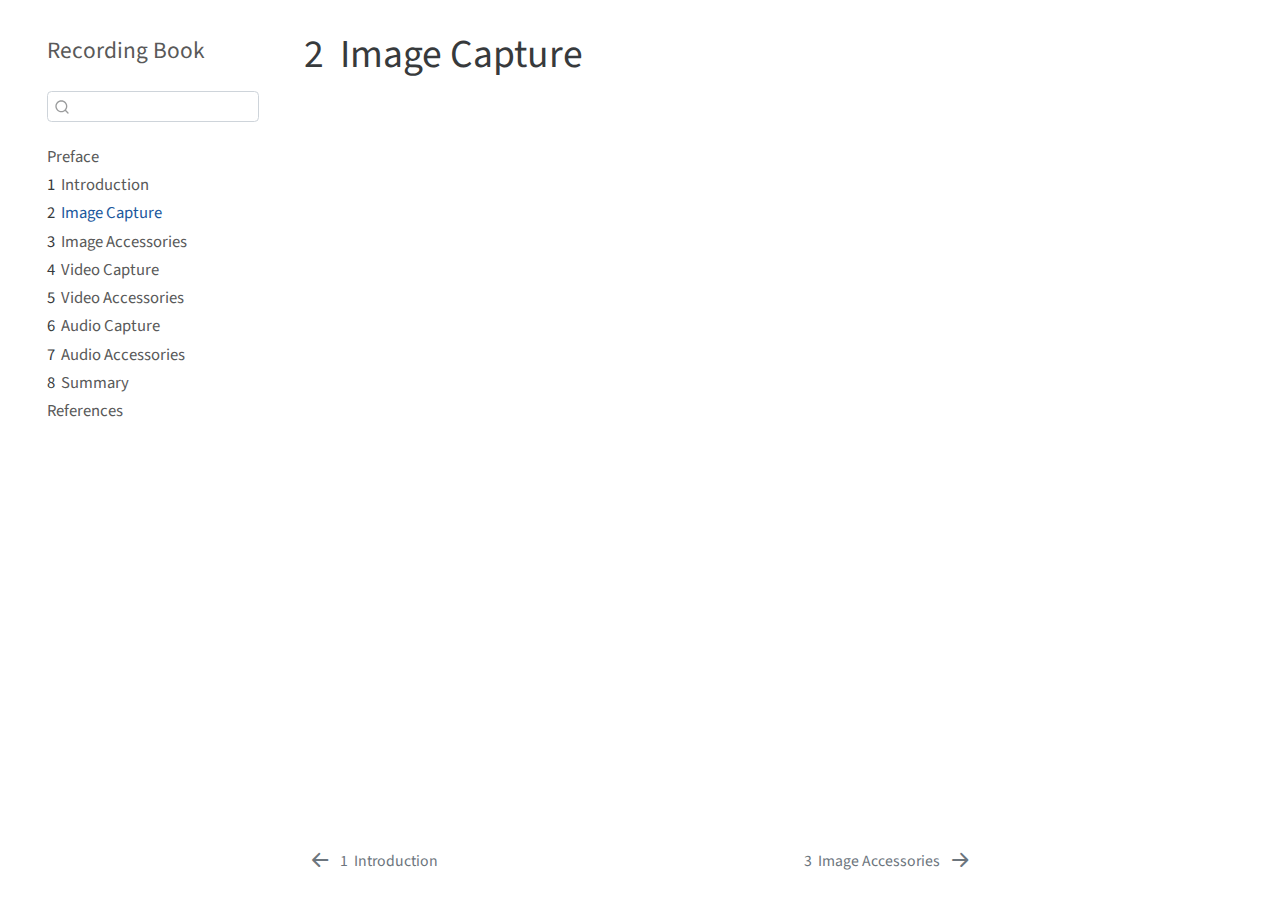
<file: image_capture.html>
<!DOCTYPE html>
<html xmlns="http://www.w3.org/1999/xhtml" lang="en" xml:lang="en"><head>

<meta charset="utf-8">
<meta name="generator" content="quarto-1.0.36">

<meta name="viewport" content="width=device-width, initial-scale=1.0, user-scalable=yes">


<title>Recording Book - 2&nbsp; Image Capture</title>
<style>
code{white-space: pre-wrap;}
span.smallcaps{font-variant: small-caps;}
span.underline{text-decoration: underline;}
div.column{display: inline-block; vertical-align: top; width: 50%;}
div.hanging-indent{margin-left: 1.5em; text-indent: -1.5em;}
ul.task-list{list-style: none;}
</style>


<script src="site_libs/quarto-nav/quarto-nav.js"></script>
<script src="site_libs/quarto-nav/headroom.min.js"></script>
<script src="site_libs/clipboard/clipboard.min.js"></script>
<script src="site_libs/quarto-search/autocomplete.umd.js"></script>
<script src="site_libs/quarto-search/fuse.min.js"></script>
<script src="site_libs/quarto-search/quarto-search.js"></script>
<meta name="quarto:offset" content="./">
<link href="./image_accessories.html" rel="next">
<link href="./intro.html" rel="prev">
<script src="site_libs/quarto-html/quarto.js"></script>
<script src="site_libs/quarto-html/popper.min.js"></script>
<script src="site_libs/quarto-html/tippy.umd.min.js"></script>
<script src="site_libs/quarto-html/anchor.min.js"></script>
<link href="site_libs/quarto-html/tippy.css" rel="stylesheet">
<link href="site_libs/quarto-html/quarto-syntax-highlighting.css" rel="stylesheet" id="quarto-text-highlighting-styles">
<script src="site_libs/bootstrap/bootstrap.min.js"></script>
<link href="site_libs/bootstrap/bootstrap-icons.css" rel="stylesheet">
<link href="site_libs/bootstrap/bootstrap.min.css" rel="stylesheet" id="quarto-bootstrap" data-mode="light">
<script id="quarto-search-options" type="application/json">{
  "location": "sidebar",
  "copy-button": false,
  "collapse-after": 3,
  "panel-placement": "start",
  "type": "textbox",
  "limit": 20,
  "language": {
    "search-no-results-text": "No results",
    "search-matching-documents-text": "matching documents",
    "search-copy-link-title": "Copy link to search",
    "search-hide-matches-text": "Hide additional matches",
    "search-more-match-text": "more match in this document",
    "search-more-matches-text": "more matches in this document",
    "search-clear-button-title": "Clear",
    "search-detached-cancel-button-title": "Cancel",
    "search-submit-button-title": "Submit"
  }
}</script>


</head>

<body class="nav-sidebar floating">

<div id="quarto-search-results"></div>
  <header id="quarto-header" class="headroom fixed-top">
  <nav class="quarto-secondary-nav" data-bs-toggle="collapse" data-bs-target="#quarto-sidebar" aria-controls="quarto-sidebar" aria-expanded="false" aria-label="Toggle sidebar navigation" onclick="if (window.quartoToggleHeadroom) { window.quartoToggleHeadroom(); }">
    <div class="container-fluid d-flex justify-content-between">
      <h1 class="quarto-secondary-nav-title"><span class="chapter-number">2</span>&nbsp; <span class="chapter-title">Image Capture</span></h1>
      <button type="button" class="quarto-btn-toggle btn" aria-label="Show secondary navigation">
        <i class="bi bi-chevron-right"></i>
      </button>
    </div>
  </nav>
</header>
<!-- content -->
<div id="quarto-content" class="quarto-container page-columns page-rows-contents page-layout-article">
<!-- sidebar -->
  <nav id="quarto-sidebar" class="sidebar collapse sidebar-navigation floating overflow-auto">
    <div class="pt-lg-2 mt-2 text-left sidebar-header">
    <div class="sidebar-title mb-0 py-0">
      <a href="./">Recording Book</a> 
    </div>
      </div>
      <div class="mt-2 flex-shrink-0 align-items-center">
        <div class="sidebar-search">
        <div id="quarto-search" class="" title="Search"></div>
        </div>
      </div>
    <div class="sidebar-menu-container"> 
    <ul class="list-unstyled mt-1">
        <li class="sidebar-item">
  <div class="sidebar-item-container"> 
  <a href="./index.html" class="sidebar-item-text sidebar-link">Preface</a>
  </div>
</li>
        <li class="sidebar-item">
  <div class="sidebar-item-container"> 
  <a href="./intro.html" class="sidebar-item-text sidebar-link"><span class="chapter-number">1</span>&nbsp; <span class="chapter-title">Introduction</span></a>
  </div>
</li>
        <li class="sidebar-item">
  <div class="sidebar-item-container"> 
  <a href="./image_capture.html" class="sidebar-item-text sidebar-link active"><span class="chapter-number">2</span>&nbsp; <span class="chapter-title">Image Capture</span></a>
  </div>
</li>
        <li class="sidebar-item">
  <div class="sidebar-item-container"> 
  <a href="./image_accessories.html" class="sidebar-item-text sidebar-link"><span class="chapter-number">3</span>&nbsp; <span class="chapter-title">Image Accessories</span></a>
  </div>
</li>
        <li class="sidebar-item">
  <div class="sidebar-item-container"> 
  <a href="./video_capture.html" class="sidebar-item-text sidebar-link"><span class="chapter-number">4</span>&nbsp; <span class="chapter-title">Video Capture</span></a>
  </div>
</li>
        <li class="sidebar-item">
  <div class="sidebar-item-container"> 
  <a href="./video_accessories.html" class="sidebar-item-text sidebar-link"><span class="chapter-number">5</span>&nbsp; <span class="chapter-title">Video Accessories</span></a>
  </div>
</li>
        <li class="sidebar-item">
  <div class="sidebar-item-container"> 
  <a href="./audio_capture.html" class="sidebar-item-text sidebar-link"><span class="chapter-number">6</span>&nbsp; <span class="chapter-title">Audio Capture</span></a>
  </div>
</li>
        <li class="sidebar-item">
  <div class="sidebar-item-container"> 
  <a href="./audio_accessories.html" class="sidebar-item-text sidebar-link"><span class="chapter-number">7</span>&nbsp; <span class="chapter-title">Audio Accessories</span></a>
  </div>
</li>
        <li class="sidebar-item">
  <div class="sidebar-item-container"> 
  <a href="./summary.html" class="sidebar-item-text sidebar-link"><span class="chapter-number">8</span>&nbsp; <span class="chapter-title">Summary</span></a>
  </div>
</li>
        <li class="sidebar-item">
  <div class="sidebar-item-container"> 
  <a href="./references.html" class="sidebar-item-text sidebar-link">References</a>
  </div>
</li>
    </ul>
    </div>
</nav>
<!-- margin-sidebar -->
    <div id="quarto-margin-sidebar" class="sidebar margin-sidebar">
        
    </div>
<!-- main -->
<main class="content" id="quarto-document-content">

<header id="title-block-header" class="quarto-title-block default">
<div class="quarto-title">
<h1 class="title d-none d-lg-block"><span class="chapter-number">2</span>&nbsp; <span class="chapter-title">Image Capture</span></h1>
</div>



<div class="quarto-title-meta">

    
    
  </div>
  

</header>




</main> <!-- /main -->
<script id="quarto-html-after-body" type="application/javascript">
window.document.addEventListener("DOMContentLoaded", function (event) {
  const toggleBodyColorMode = (bsSheetEl) => {
    const mode = bsSheetEl.getAttribute("data-mode");
    const bodyEl = window.document.querySelector("body");
    if (mode === "dark") {
      bodyEl.classList.add("quarto-dark");
      bodyEl.classList.remove("quarto-light");
    } else {
      bodyEl.classList.add("quarto-light");
      bodyEl.classList.remove("quarto-dark");
    }
  }
  const toggleBodyColorPrimary = () => {
    const bsSheetEl = window.document.querySelector("link#quarto-bootstrap");
    if (bsSheetEl) {
      toggleBodyColorMode(bsSheetEl);
    }
  }
  toggleBodyColorPrimary();  
  const icon = "";
  const anchorJS = new window.AnchorJS();
  anchorJS.options = {
    placement: 'right',
    icon: icon
  };
  anchorJS.add('.anchored');
  const clipboard = new window.ClipboardJS('.code-copy-button', {
    target: function(trigger) {
      return trigger.previousElementSibling;
    }
  });
  clipboard.on('success', function(e) {
    // button target
    const button = e.trigger;
    // don't keep focus
    button.blur();
    // flash "checked"
    button.classList.add('code-copy-button-checked');
    var currentTitle = button.getAttribute("title");
    button.setAttribute("title", "Copied!");
    setTimeout(function() {
      button.setAttribute("title", currentTitle);
      button.classList.remove('code-copy-button-checked');
    }, 1000);
    // clear code selection
    e.clearSelection();
  });
  function tippyHover(el, contentFn) {
    const config = {
      allowHTML: true,
      content: contentFn,
      maxWidth: 500,
      delay: 100,
      arrow: false,
      appendTo: function(el) {
          return el.parentElement;
      },
      interactive: true,
      interactiveBorder: 10,
      theme: 'quarto',
      placement: 'bottom-start'
    };
    window.tippy(el, config); 
  }
  const noterefs = window.document.querySelectorAll('a[role="doc-noteref"]');
  for (var i=0; i<noterefs.length; i++) {
    const ref = noterefs[i];
    tippyHover(ref, function() {
      let href = ref.getAttribute('href');
      try { href = new URL(href).hash; } catch {}
      const id = href.replace(/^#\/?/, "");
      const note = window.document.getElementById(id);
      return note.innerHTML;
    });
  }
  var bibliorefs = window.document.querySelectorAll('a[role="doc-biblioref"]');
  for (var i=0; i<bibliorefs.length; i++) {
    const ref = bibliorefs[i];
    const cites = ref.parentNode.getAttribute('data-cites').split(' ');
    tippyHover(ref, function() {
      var popup = window.document.createElement('div');
      cites.forEach(function(cite) {
        var citeDiv = window.document.createElement('div');
        citeDiv.classList.add('hanging-indent');
        citeDiv.classList.add('csl-entry');
        var biblioDiv = window.document.getElementById('ref-' + cite);
        if (biblioDiv) {
          citeDiv.innerHTML = biblioDiv.innerHTML;
        }
        popup.appendChild(citeDiv);
      });
      return popup.innerHTML;
    });
  }
});
</script>
<nav class="page-navigation">
  <div class="nav-page nav-page-previous">
      <a href="./intro.html" class="pagination-link">
        <i class="bi bi-arrow-left-short"></i> <span class="nav-page-text"><span class="chapter-number">1</span>&nbsp; <span class="chapter-title">Introduction</span></span>
      </a>          
  </div>
  <div class="nav-page nav-page-next">
      <a href="./image_accessories.html" class="pagination-link">
        <span class="nav-page-text"><span class="chapter-number">3</span>&nbsp; <span class="chapter-title">Image Accessories</span></span> <i class="bi bi-arrow-right-short"></i>
      </a>
  </div>
</nav>
</div> <!-- /content -->



</body></html>
</file>
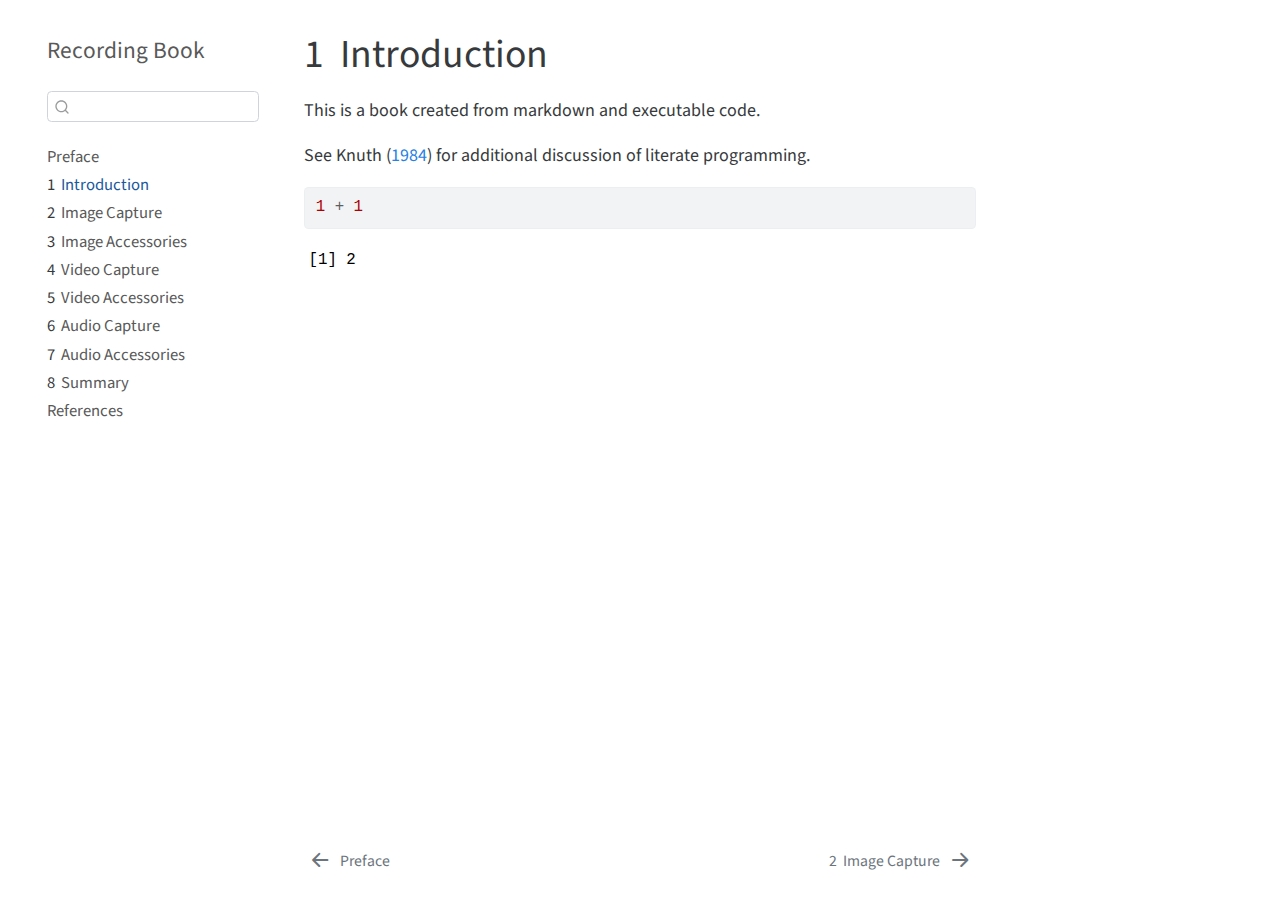
<file: intro.html>
<!DOCTYPE html>
<html xmlns="http://www.w3.org/1999/xhtml" lang="en" xml:lang="en"><head>

<meta charset="utf-8">
<meta name="generator" content="quarto-1.0.36">

<meta name="viewport" content="width=device-width, initial-scale=1.0, user-scalable=yes">


<title>Recording Book - 1&nbsp; Introduction</title>
<style>
code{white-space: pre-wrap;}
span.smallcaps{font-variant: small-caps;}
span.underline{text-decoration: underline;}
div.column{display: inline-block; vertical-align: top; width: 50%;}
div.hanging-indent{margin-left: 1.5em; text-indent: -1.5em;}
ul.task-list{list-style: none;}
pre > code.sourceCode { white-space: pre; position: relative; }
pre > code.sourceCode > span { display: inline-block; line-height: 1.25; }
pre > code.sourceCode > span:empty { height: 1.2em; }
.sourceCode { overflow: visible; }
code.sourceCode > span { color: inherit; text-decoration: inherit; }
div.sourceCode { margin: 1em 0; }
pre.sourceCode { margin: 0; }
@media screen {
div.sourceCode { overflow: auto; }
}
@media print {
pre > code.sourceCode { white-space: pre-wrap; }
pre > code.sourceCode > span { text-indent: -5em; padding-left: 5em; }
}
pre.numberSource code
  { counter-reset: source-line 0; }
pre.numberSource code > span
  { position: relative; left: -4em; counter-increment: source-line; }
pre.numberSource code > span > a:first-child::before
  { content: counter(source-line);
    position: relative; left: -1em; text-align: right; vertical-align: baseline;
    border: none; display: inline-block;
    -webkit-touch-callout: none; -webkit-user-select: none;
    -khtml-user-select: none; -moz-user-select: none;
    -ms-user-select: none; user-select: none;
    padding: 0 4px; width: 4em;
    color: #aaaaaa;
  }
pre.numberSource { margin-left: 3em; border-left: 1px solid #aaaaaa;  padding-left: 4px; }
div.sourceCode
  {   }
@media screen {
pre > code.sourceCode > span > a:first-child::before { text-decoration: underline; }
}
code span.al { color: #ff0000; font-weight: bold; } /* Alert */
code span.an { color: #60a0b0; font-weight: bold; font-style: italic; } /* Annotation */
code span.at { color: #7d9029; } /* Attribute */
code span.bn { color: #40a070; } /* BaseN */
code span.bu { } /* BuiltIn */
code span.cf { color: #007020; font-weight: bold; } /* ControlFlow */
code span.ch { color: #4070a0; } /* Char */
code span.cn { color: #880000; } /* Constant */
code span.co { color: #60a0b0; font-style: italic; } /* Comment */
code span.cv { color: #60a0b0; font-weight: bold; font-style: italic; } /* CommentVar */
code span.do { color: #ba2121; font-style: italic; } /* Documentation */
code span.dt { color: #902000; } /* DataType */
code span.dv { color: #40a070; } /* DecVal */
code span.er { color: #ff0000; font-weight: bold; } /* Error */
code span.ex { } /* Extension */
code span.fl { color: #40a070; } /* Float */
code span.fu { color: #06287e; } /* Function */
code span.im { } /* Import */
code span.in { color: #60a0b0; font-weight: bold; font-style: italic; } /* Information */
code span.kw { color: #007020; font-weight: bold; } /* Keyword */
code span.op { color: #666666; } /* Operator */
code span.ot { color: #007020; } /* Other */
code span.pp { color: #bc7a00; } /* Preprocessor */
code span.sc { color: #4070a0; } /* SpecialChar */
code span.ss { color: #bb6688; } /* SpecialString */
code span.st { color: #4070a0; } /* String */
code span.va { color: #19177c; } /* Variable */
code span.vs { color: #4070a0; } /* VerbatimString */
code span.wa { color: #60a0b0; font-weight: bold; font-style: italic; } /* Warning */
div.csl-bib-body { }
div.csl-entry {
  clear: both;
}
.hanging div.csl-entry {
  margin-left:2em;
  text-indent:-2em;
}
div.csl-left-margin {
  min-width:2em;
  float:left;
}
div.csl-right-inline {
  margin-left:2em;
  padding-left:1em;
}
div.csl-indent {
  margin-left: 2em;
}
</style>


<script src="site_libs/quarto-nav/quarto-nav.js"></script>
<script src="site_libs/quarto-nav/headroom.min.js"></script>
<script src="site_libs/clipboard/clipboard.min.js"></script>
<script src="site_libs/quarto-search/autocomplete.umd.js"></script>
<script src="site_libs/quarto-search/fuse.min.js"></script>
<script src="site_libs/quarto-search/quarto-search.js"></script>
<meta name="quarto:offset" content="./">
<link href="./image_capture.html" rel="next">
<link href="./index.html" rel="prev">
<script src="site_libs/quarto-html/quarto.js"></script>
<script src="site_libs/quarto-html/popper.min.js"></script>
<script src="site_libs/quarto-html/tippy.umd.min.js"></script>
<script src="site_libs/quarto-html/anchor.min.js"></script>
<link href="site_libs/quarto-html/tippy.css" rel="stylesheet">
<link href="site_libs/quarto-html/quarto-syntax-highlighting.css" rel="stylesheet" id="quarto-text-highlighting-styles">
<script src="site_libs/bootstrap/bootstrap.min.js"></script>
<link href="site_libs/bootstrap/bootstrap-icons.css" rel="stylesheet">
<link href="site_libs/bootstrap/bootstrap.min.css" rel="stylesheet" id="quarto-bootstrap" data-mode="light">
<script id="quarto-search-options" type="application/json">{
  "location": "sidebar",
  "copy-button": false,
  "collapse-after": 3,
  "panel-placement": "start",
  "type": "textbox",
  "limit": 20,
  "language": {
    "search-no-results-text": "No results",
    "search-matching-documents-text": "matching documents",
    "search-copy-link-title": "Copy link to search",
    "search-hide-matches-text": "Hide additional matches",
    "search-more-match-text": "more match in this document",
    "search-more-matches-text": "more matches in this document",
    "search-clear-button-title": "Clear",
    "search-detached-cancel-button-title": "Cancel",
    "search-submit-button-title": "Submit"
  }
}</script>


</head>

<body class="nav-sidebar floating">

<div id="quarto-search-results"></div>
  <header id="quarto-header" class="headroom fixed-top">
  <nav class="quarto-secondary-nav" data-bs-toggle="collapse" data-bs-target="#quarto-sidebar" aria-controls="quarto-sidebar" aria-expanded="false" aria-label="Toggle sidebar navigation" onclick="if (window.quartoToggleHeadroom) { window.quartoToggleHeadroom(); }">
    <div class="container-fluid d-flex justify-content-between">
      <h1 class="quarto-secondary-nav-title"><span class="chapter-number">1</span>&nbsp; <span class="chapter-title">Introduction</span></h1>
      <button type="button" class="quarto-btn-toggle btn" aria-label="Show secondary navigation">
        <i class="bi bi-chevron-right"></i>
      </button>
    </div>
  </nav>
</header>
<!-- content -->
<div id="quarto-content" class="quarto-container page-columns page-rows-contents page-layout-article">
<!-- sidebar -->
  <nav id="quarto-sidebar" class="sidebar collapse sidebar-navigation floating overflow-auto">
    <div class="pt-lg-2 mt-2 text-left sidebar-header">
    <div class="sidebar-title mb-0 py-0">
      <a href="./">Recording Book</a> 
    </div>
      </div>
      <div class="mt-2 flex-shrink-0 align-items-center">
        <div class="sidebar-search">
        <div id="quarto-search" class="" title="Search"></div>
        </div>
      </div>
    <div class="sidebar-menu-container"> 
    <ul class="list-unstyled mt-1">
        <li class="sidebar-item">
  <div class="sidebar-item-container"> 
  <a href="./index.html" class="sidebar-item-text sidebar-link">Preface</a>
  </div>
</li>
        <li class="sidebar-item">
  <div class="sidebar-item-container"> 
  <a href="./intro.html" class="sidebar-item-text sidebar-link active"><span class="chapter-number">1</span>&nbsp; <span class="chapter-title">Introduction</span></a>
  </div>
</li>
        <li class="sidebar-item">
  <div class="sidebar-item-container"> 
  <a href="./image_capture.html" class="sidebar-item-text sidebar-link"><span class="chapter-number">2</span>&nbsp; <span class="chapter-title">Image Capture</span></a>
  </div>
</li>
        <li class="sidebar-item">
  <div class="sidebar-item-container"> 
  <a href="./image_accessories.html" class="sidebar-item-text sidebar-link"><span class="chapter-number">3</span>&nbsp; <span class="chapter-title">Image Accessories</span></a>
  </div>
</li>
        <li class="sidebar-item">
  <div class="sidebar-item-container"> 
  <a href="./video_capture.html" class="sidebar-item-text sidebar-link"><span class="chapter-number">4</span>&nbsp; <span class="chapter-title">Video Capture</span></a>
  </div>
</li>
        <li class="sidebar-item">
  <div class="sidebar-item-container"> 
  <a href="./video_accessories.html" class="sidebar-item-text sidebar-link"><span class="chapter-number">5</span>&nbsp; <span class="chapter-title">Video Accessories</span></a>
  </div>
</li>
        <li class="sidebar-item">
  <div class="sidebar-item-container"> 
  <a href="./audio_capture.html" class="sidebar-item-text sidebar-link"><span class="chapter-number">6</span>&nbsp; <span class="chapter-title">Audio Capture</span></a>
  </div>
</li>
        <li class="sidebar-item">
  <div class="sidebar-item-container"> 
  <a href="./audio_accessories.html" class="sidebar-item-text sidebar-link"><span class="chapter-number">7</span>&nbsp; <span class="chapter-title">Audio Accessories</span></a>
  </div>
</li>
        <li class="sidebar-item">
  <div class="sidebar-item-container"> 
  <a href="./summary.html" class="sidebar-item-text sidebar-link"><span class="chapter-number">8</span>&nbsp; <span class="chapter-title">Summary</span></a>
  </div>
</li>
        <li class="sidebar-item">
  <div class="sidebar-item-container"> 
  <a href="./references.html" class="sidebar-item-text sidebar-link">References</a>
  </div>
</li>
    </ul>
    </div>
</nav>
<!-- margin-sidebar -->
    <div id="quarto-margin-sidebar" class="sidebar margin-sidebar">
        
    </div>
<!-- main -->
<main class="content" id="quarto-document-content">

<header id="title-block-header" class="quarto-title-block default">
<div class="quarto-title">
<h1 class="title d-none d-lg-block"><span class="chapter-number">1</span>&nbsp; <span class="chapter-title">Introduction</span></h1>
</div>



<div class="quarto-title-meta">

    
    
  </div>
  

</header>

<p>This is a book created from markdown and executable code.</p>
<p>See <span class="citation" data-cites="knuth84">Knuth (<a href="references.html#ref-knuth84" role="doc-biblioref">1984</a>)</span> for additional discussion of literate programming.</p>
<div class="cell">
<div class="sourceCode cell-code" id="cb1"><pre class="sourceCode r code-with-copy"><code class="sourceCode r"><span id="cb1-1"><a href="#cb1-1" aria-hidden="true" tabindex="-1"></a><span class="dv">1</span> <span class="sc">+</span> <span class="dv">1</span></span></code><button title="Copy to Clipboard" class="code-copy-button"><i class="bi"></i></button></pre></div>
<div class="cell-output cell-output-stdout">
<pre><code>[1] 2</code></pre>
</div>
</div>


<div id="refs" class="references csl-bib-body hanging-indent" role="doc-bibliography" style="display: none">
<div id="ref-knuth84" class="csl-entry" role="doc-biblioentry">
Knuth, Donald E. 1984. <span>“Literate Programming.”</span> <em>Comput. J.</em> 27 (2): 97–111. <a href="https://doi.org/10.1093/comjnl/27.2.97">https://doi.org/10.1093/comjnl/27.2.97</a>.
</div>
</div>

</main> <!-- /main -->
<script id="quarto-html-after-body" type="application/javascript">
window.document.addEventListener("DOMContentLoaded", function (event) {
  const toggleBodyColorMode = (bsSheetEl) => {
    const mode = bsSheetEl.getAttribute("data-mode");
    const bodyEl = window.document.querySelector("body");
    if (mode === "dark") {
      bodyEl.classList.add("quarto-dark");
      bodyEl.classList.remove("quarto-light");
    } else {
      bodyEl.classList.add("quarto-light");
      bodyEl.classList.remove("quarto-dark");
    }
  }
  const toggleBodyColorPrimary = () => {
    const bsSheetEl = window.document.querySelector("link#quarto-bootstrap");
    if (bsSheetEl) {
      toggleBodyColorMode(bsSheetEl);
    }
  }
  toggleBodyColorPrimary();  
  const icon = "";
  const anchorJS = new window.AnchorJS();
  anchorJS.options = {
    placement: 'right',
    icon: icon
  };
  anchorJS.add('.anchored');
  const clipboard = new window.ClipboardJS('.code-copy-button', {
    target: function(trigger) {
      return trigger.previousElementSibling;
    }
  });
  clipboard.on('success', function(e) {
    // button target
    const button = e.trigger;
    // don't keep focus
    button.blur();
    // flash "checked"
    button.classList.add('code-copy-button-checked');
    var currentTitle = button.getAttribute("title");
    button.setAttribute("title", "Copied!");
    setTimeout(function() {
      button.setAttribute("title", currentTitle);
      button.classList.remove('code-copy-button-checked');
    }, 1000);
    // clear code selection
    e.clearSelection();
  });
  function tippyHover(el, contentFn) {
    const config = {
      allowHTML: true,
      content: contentFn,
      maxWidth: 500,
      delay: 100,
      arrow: false,
      appendTo: function(el) {
          return el.parentElement;
      },
      interactive: true,
      interactiveBorder: 10,
      theme: 'quarto',
      placement: 'bottom-start'
    };
    window.tippy(el, config); 
  }
  const noterefs = window.document.querySelectorAll('a[role="doc-noteref"]');
  for (var i=0; i<noterefs.length; i++) {
    const ref = noterefs[i];
    tippyHover(ref, function() {
      let href = ref.getAttribute('href');
      try { href = new URL(href).hash; } catch {}
      const id = href.replace(/^#\/?/, "");
      const note = window.document.getElementById(id);
      return note.innerHTML;
    });
  }
  var bibliorefs = window.document.querySelectorAll('a[role="doc-biblioref"]');
  for (var i=0; i<bibliorefs.length; i++) {
    const ref = bibliorefs[i];
    const cites = ref.parentNode.getAttribute('data-cites').split(' ');
    tippyHover(ref, function() {
      var popup = window.document.createElement('div');
      cites.forEach(function(cite) {
        var citeDiv = window.document.createElement('div');
        citeDiv.classList.add('hanging-indent');
        citeDiv.classList.add('csl-entry');
        var biblioDiv = window.document.getElementById('ref-' + cite);
        if (biblioDiv) {
          citeDiv.innerHTML = biblioDiv.innerHTML;
        }
        popup.appendChild(citeDiv);
      });
      return popup.innerHTML;
    });
  }
});
</script>
<nav class="page-navigation">
  <div class="nav-page nav-page-previous">
      <a href="./index.html" class="pagination-link">
        <i class="bi bi-arrow-left-short"></i> <span class="nav-page-text">Preface</span>
      </a>          
  </div>
  <div class="nav-page nav-page-next">
      <a href="./image_capture.html" class="pagination-link">
        <span class="nav-page-text"><span class="chapter-number">2</span>&nbsp; <span class="chapter-title">Image Capture</span></span> <i class="bi bi-arrow-right-short"></i>
      </a>
  </div>
</nav>
</div> <!-- /content -->



</body></html>
</file>
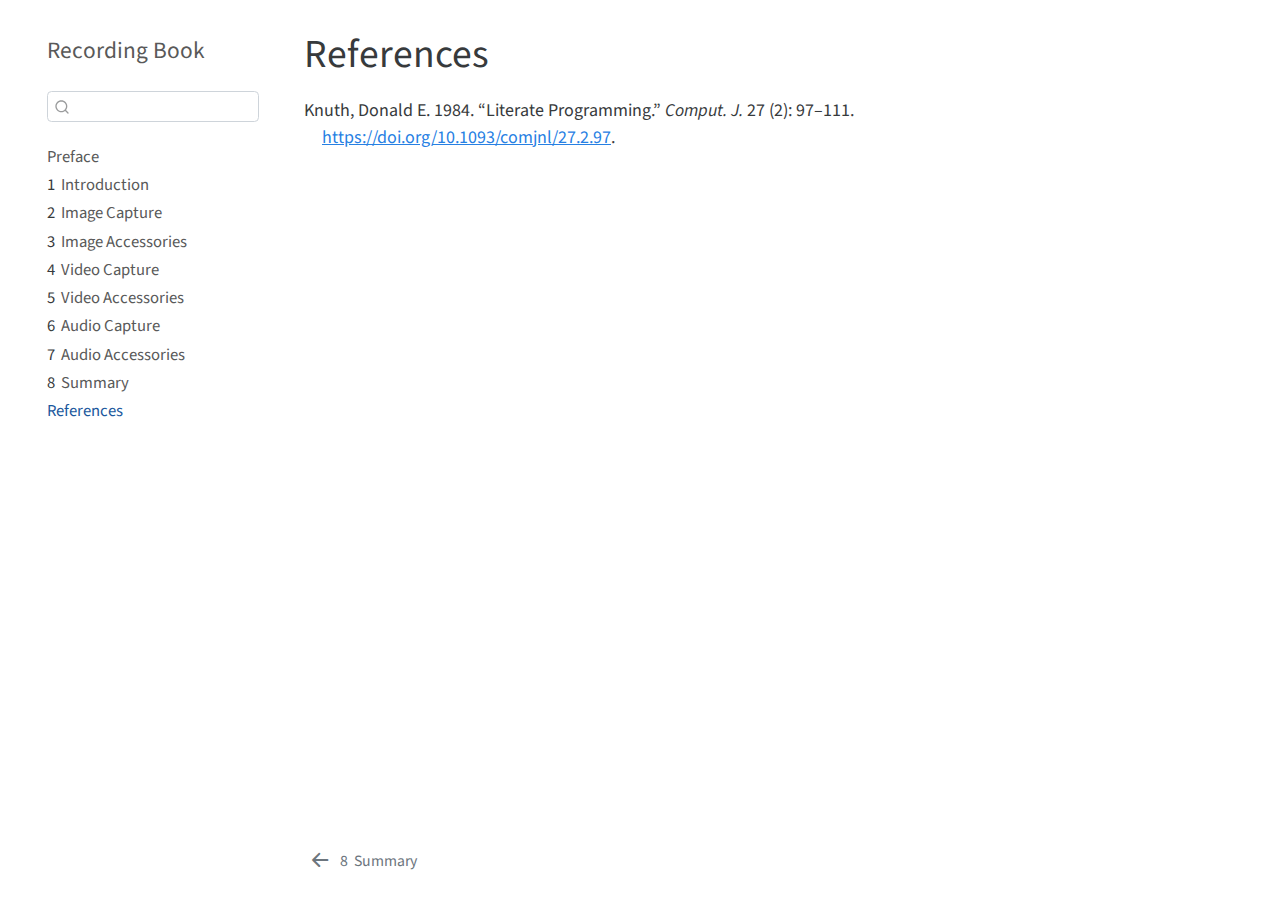
<file: references.html>
<!DOCTYPE html>
<html xmlns="http://www.w3.org/1999/xhtml" lang="en" xml:lang="en"><head>

<meta charset="utf-8">
<meta name="generator" content="quarto-1.0.36">

<meta name="viewport" content="width=device-width, initial-scale=1.0, user-scalable=yes">


<title>Recording Book - References</title>
<style>
code{white-space: pre-wrap;}
span.smallcaps{font-variant: small-caps;}
span.underline{text-decoration: underline;}
div.column{display: inline-block; vertical-align: top; width: 50%;}
div.hanging-indent{margin-left: 1.5em; text-indent: -1.5em;}
ul.task-list{list-style: none;}
div.csl-bib-body { }
div.csl-entry {
  clear: both;
}
.hanging div.csl-entry {
  margin-left:2em;
  text-indent:-2em;
}
div.csl-left-margin {
  min-width:2em;
  float:left;
}
div.csl-right-inline {
  margin-left:2em;
  padding-left:1em;
}
div.csl-indent {
  margin-left: 2em;
}
</style>


<script src="site_libs/quarto-nav/quarto-nav.js"></script>
<script src="site_libs/quarto-nav/headroom.min.js"></script>
<script src="site_libs/clipboard/clipboard.min.js"></script>
<script src="site_libs/quarto-search/autocomplete.umd.js"></script>
<script src="site_libs/quarto-search/fuse.min.js"></script>
<script src="site_libs/quarto-search/quarto-search.js"></script>
<meta name="quarto:offset" content="./">
<link href="./summary.html" rel="prev">
<script src="site_libs/quarto-html/quarto.js"></script>
<script src="site_libs/quarto-html/popper.min.js"></script>
<script src="site_libs/quarto-html/tippy.umd.min.js"></script>
<script src="site_libs/quarto-html/anchor.min.js"></script>
<link href="site_libs/quarto-html/tippy.css" rel="stylesheet">
<link href="site_libs/quarto-html/quarto-syntax-highlighting.css" rel="stylesheet" id="quarto-text-highlighting-styles">
<script src="site_libs/bootstrap/bootstrap.min.js"></script>
<link href="site_libs/bootstrap/bootstrap-icons.css" rel="stylesheet">
<link href="site_libs/bootstrap/bootstrap.min.css" rel="stylesheet" id="quarto-bootstrap" data-mode="light">
<script id="quarto-search-options" type="application/json">{
  "location": "sidebar",
  "copy-button": false,
  "collapse-after": 3,
  "panel-placement": "start",
  "type": "textbox",
  "limit": 20,
  "language": {
    "search-no-results-text": "No results",
    "search-matching-documents-text": "matching documents",
    "search-copy-link-title": "Copy link to search",
    "search-hide-matches-text": "Hide additional matches",
    "search-more-match-text": "more match in this document",
    "search-more-matches-text": "more matches in this document",
    "search-clear-button-title": "Clear",
    "search-detached-cancel-button-title": "Cancel",
    "search-submit-button-title": "Submit"
  }
}</script>


</head>

<body class="nav-sidebar floating">

<div id="quarto-search-results"></div>
  <header id="quarto-header" class="headroom fixed-top">
  <nav class="quarto-secondary-nav" data-bs-toggle="collapse" data-bs-target="#quarto-sidebar" aria-controls="quarto-sidebar" aria-expanded="false" aria-label="Toggle sidebar navigation" onclick="if (window.quartoToggleHeadroom) { window.quartoToggleHeadroom(); }">
    <div class="container-fluid d-flex justify-content-between">
      <h1 class="quarto-secondary-nav-title">References</h1>
      <button type="button" class="quarto-btn-toggle btn" aria-label="Show secondary navigation">
        <i class="bi bi-chevron-right"></i>
      </button>
    </div>
  </nav>
</header>
<!-- content -->
<div id="quarto-content" class="quarto-container page-columns page-rows-contents page-layout-article">
<!-- sidebar -->
  <nav id="quarto-sidebar" class="sidebar collapse sidebar-navigation floating overflow-auto">
    <div class="pt-lg-2 mt-2 text-left sidebar-header">
    <div class="sidebar-title mb-0 py-0">
      <a href="./">Recording Book</a> 
    </div>
      </div>
      <div class="mt-2 flex-shrink-0 align-items-center">
        <div class="sidebar-search">
        <div id="quarto-search" class="" title="Search"></div>
        </div>
      </div>
    <div class="sidebar-menu-container"> 
    <ul class="list-unstyled mt-1">
        <li class="sidebar-item">
  <div class="sidebar-item-container"> 
  <a href="./index.html" class="sidebar-item-text sidebar-link">Preface</a>
  </div>
</li>
        <li class="sidebar-item">
  <div class="sidebar-item-container"> 
  <a href="./intro.html" class="sidebar-item-text sidebar-link"><span class="chapter-number">1</span>&nbsp; <span class="chapter-title">Introduction</span></a>
  </div>
</li>
        <li class="sidebar-item">
  <div class="sidebar-item-container"> 
  <a href="./image_capture.html" class="sidebar-item-text sidebar-link"><span class="chapter-number">2</span>&nbsp; <span class="chapter-title">Image Capture</span></a>
  </div>
</li>
        <li class="sidebar-item">
  <div class="sidebar-item-container"> 
  <a href="./image_accessories.html" class="sidebar-item-text sidebar-link"><span class="chapter-number">3</span>&nbsp; <span class="chapter-title">Image Accessories</span></a>
  </div>
</li>
        <li class="sidebar-item">
  <div class="sidebar-item-container"> 
  <a href="./video_capture.html" class="sidebar-item-text sidebar-link"><span class="chapter-number">4</span>&nbsp; <span class="chapter-title">Video Capture</span></a>
  </div>
</li>
        <li class="sidebar-item">
  <div class="sidebar-item-container"> 
  <a href="./video_accessories.html" class="sidebar-item-text sidebar-link"><span class="chapter-number">5</span>&nbsp; <span class="chapter-title">Video Accessories</span></a>
  </div>
</li>
        <li class="sidebar-item">
  <div class="sidebar-item-container"> 
  <a href="./audio_capture.html" class="sidebar-item-text sidebar-link"><span class="chapter-number">6</span>&nbsp; <span class="chapter-title">Audio Capture</span></a>
  </div>
</li>
        <li class="sidebar-item">
  <div class="sidebar-item-container"> 
  <a href="./audio_accessories.html" class="sidebar-item-text sidebar-link"><span class="chapter-number">7</span>&nbsp; <span class="chapter-title">Audio Accessories</span></a>
  </div>
</li>
        <li class="sidebar-item">
  <div class="sidebar-item-container"> 
  <a href="./summary.html" class="sidebar-item-text sidebar-link"><span class="chapter-number">8</span>&nbsp; <span class="chapter-title">Summary</span></a>
  </div>
</li>
        <li class="sidebar-item">
  <div class="sidebar-item-container"> 
  <a href="./references.html" class="sidebar-item-text sidebar-link active">References</a>
  </div>
</li>
    </ul>
    </div>
</nav>
<!-- margin-sidebar -->
    <div id="quarto-margin-sidebar" class="sidebar margin-sidebar">
        
    </div>
<!-- main -->
<main class="content" id="quarto-document-content">

<header id="title-block-header" class="quarto-title-block default">
<div class="quarto-title">
<h1 class="title d-none d-lg-block">References</h1>
</div>



<div class="quarto-title-meta">

    
    
  </div>
  

</header>

<div id="refs" class="references csl-bib-body hanging-indent" role="doc-bibliography">
<div id="ref-knuth84" class="csl-entry" role="doc-biblioentry">
Knuth, Donald E. 1984. <span>“Literate Programming.”</span> <em>Comput.
J.</em> 27 (2): 97–111. <a href="https://doi.org/10.1093/comjnl/27.2.97">https://doi.org/10.1093/comjnl/27.2.97</a>.
</div>
</div>



</main> <!-- /main -->
<script id="quarto-html-after-body" type="application/javascript">
window.document.addEventListener("DOMContentLoaded", function (event) {
  const toggleBodyColorMode = (bsSheetEl) => {
    const mode = bsSheetEl.getAttribute("data-mode");
    const bodyEl = window.document.querySelector("body");
    if (mode === "dark") {
      bodyEl.classList.add("quarto-dark");
      bodyEl.classList.remove("quarto-light");
    } else {
      bodyEl.classList.add("quarto-light");
      bodyEl.classList.remove("quarto-dark");
    }
  }
  const toggleBodyColorPrimary = () => {
    const bsSheetEl = window.document.querySelector("link#quarto-bootstrap");
    if (bsSheetEl) {
      toggleBodyColorMode(bsSheetEl);
    }
  }
  toggleBodyColorPrimary();  
  const icon = "";
  const anchorJS = new window.AnchorJS();
  anchorJS.options = {
    placement: 'right',
    icon: icon
  };
  anchorJS.add('.anchored');
  const clipboard = new window.ClipboardJS('.code-copy-button', {
    target: function(trigger) {
      return trigger.previousElementSibling;
    }
  });
  clipboard.on('success', function(e) {
    // button target
    const button = e.trigger;
    // don't keep focus
    button.blur();
    // flash "checked"
    button.classList.add('code-copy-button-checked');
    var currentTitle = button.getAttribute("title");
    button.setAttribute("title", "Copied!");
    setTimeout(function() {
      button.setAttribute("title", currentTitle);
      button.classList.remove('code-copy-button-checked');
    }, 1000);
    // clear code selection
    e.clearSelection();
  });
  function tippyHover(el, contentFn) {
    const config = {
      allowHTML: true,
      content: contentFn,
      maxWidth: 500,
      delay: 100,
      arrow: false,
      appendTo: function(el) {
          return el.parentElement;
      },
      interactive: true,
      interactiveBorder: 10,
      theme: 'quarto',
      placement: 'bottom-start'
    };
    window.tippy(el, config); 
  }
  const noterefs = window.document.querySelectorAll('a[role="doc-noteref"]');
  for (var i=0; i<noterefs.length; i++) {
    const ref = noterefs[i];
    tippyHover(ref, function() {
      let href = ref.getAttribute('href');
      try { href = new URL(href).hash; } catch {}
      const id = href.replace(/^#\/?/, "");
      const note = window.document.getElementById(id);
      return note.innerHTML;
    });
  }
  var bibliorefs = window.document.querySelectorAll('a[role="doc-biblioref"]');
  for (var i=0; i<bibliorefs.length; i++) {
    const ref = bibliorefs[i];
    const cites = ref.parentNode.getAttribute('data-cites').split(' ');
    tippyHover(ref, function() {
      var popup = window.document.createElement('div');
      cites.forEach(function(cite) {
        var citeDiv = window.document.createElement('div');
        citeDiv.classList.add('hanging-indent');
        citeDiv.classList.add('csl-entry');
        var biblioDiv = window.document.getElementById('ref-' + cite);
        if (biblioDiv) {
          citeDiv.innerHTML = biblioDiv.innerHTML;
        }
        popup.appendChild(citeDiv);
      });
      return popup.innerHTML;
    });
  }
});
</script>
<nav class="page-navigation">
  <div class="nav-page nav-page-previous">
      <a href="./summary.html" class="pagination-link">
        <i class="bi bi-arrow-left-short"></i> <span class="nav-page-text"><span class="chapter-number">8</span>&nbsp; <span class="chapter-title">Summary</span></span>
      </a>          
  </div>
  <div class="nav-page nav-page-next">
  </div>
</nav>
</div> <!-- /content -->



</body></html>
</file>
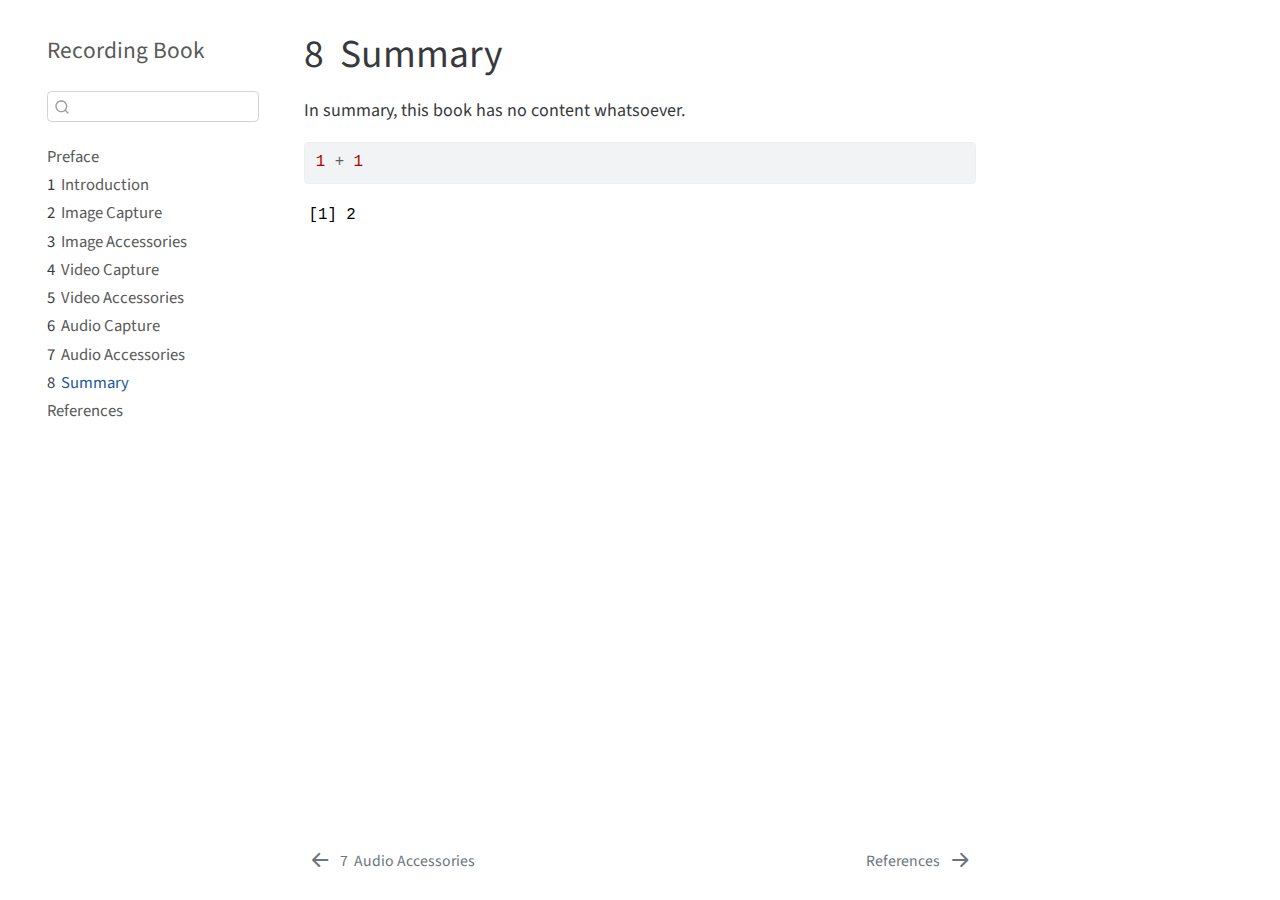
<file: summary.html>
<!DOCTYPE html>
<html xmlns="http://www.w3.org/1999/xhtml" lang="en" xml:lang="en"><head>

<meta charset="utf-8">
<meta name="generator" content="quarto-1.0.36">

<meta name="viewport" content="width=device-width, initial-scale=1.0, user-scalable=yes">


<title>Recording Book - 8&nbsp; Summary</title>
<style>
code{white-space: pre-wrap;}
span.smallcaps{font-variant: small-caps;}
span.underline{text-decoration: underline;}
div.column{display: inline-block; vertical-align: top; width: 50%;}
div.hanging-indent{margin-left: 1.5em; text-indent: -1.5em;}
ul.task-list{list-style: none;}
pre > code.sourceCode { white-space: pre; position: relative; }
pre > code.sourceCode > span { display: inline-block; line-height: 1.25; }
pre > code.sourceCode > span:empty { height: 1.2em; }
.sourceCode { overflow: visible; }
code.sourceCode > span { color: inherit; text-decoration: inherit; }
div.sourceCode { margin: 1em 0; }
pre.sourceCode { margin: 0; }
@media screen {
div.sourceCode { overflow: auto; }
}
@media print {
pre > code.sourceCode { white-space: pre-wrap; }
pre > code.sourceCode > span { text-indent: -5em; padding-left: 5em; }
}
pre.numberSource code
  { counter-reset: source-line 0; }
pre.numberSource code > span
  { position: relative; left: -4em; counter-increment: source-line; }
pre.numberSource code > span > a:first-child::before
  { content: counter(source-line);
    position: relative; left: -1em; text-align: right; vertical-align: baseline;
    border: none; display: inline-block;
    -webkit-touch-callout: none; -webkit-user-select: none;
    -khtml-user-select: none; -moz-user-select: none;
    -ms-user-select: none; user-select: none;
    padding: 0 4px; width: 4em;
    color: #aaaaaa;
  }
pre.numberSource { margin-left: 3em; border-left: 1px solid #aaaaaa;  padding-left: 4px; }
div.sourceCode
  {   }
@media screen {
pre > code.sourceCode > span > a:first-child::before { text-decoration: underline; }
}
code span.al { color: #ff0000; font-weight: bold; } /* Alert */
code span.an { color: #60a0b0; font-weight: bold; font-style: italic; } /* Annotation */
code span.at { color: #7d9029; } /* Attribute */
code span.bn { color: #40a070; } /* BaseN */
code span.bu { } /* BuiltIn */
code span.cf { color: #007020; font-weight: bold; } /* ControlFlow */
code span.ch { color: #4070a0; } /* Char */
code span.cn { color: #880000; } /* Constant */
code span.co { color: #60a0b0; font-style: italic; } /* Comment */
code span.cv { color: #60a0b0; font-weight: bold; font-style: italic; } /* CommentVar */
code span.do { color: #ba2121; font-style: italic; } /* Documentation */
code span.dt { color: #902000; } /* DataType */
code span.dv { color: #40a070; } /* DecVal */
code span.er { color: #ff0000; font-weight: bold; } /* Error */
code span.ex { } /* Extension */
code span.fl { color: #40a070; } /* Float */
code span.fu { color: #06287e; } /* Function */
code span.im { } /* Import */
code span.in { color: #60a0b0; font-weight: bold; font-style: italic; } /* Information */
code span.kw { color: #007020; font-weight: bold; } /* Keyword */
code span.op { color: #666666; } /* Operator */
code span.ot { color: #007020; } /* Other */
code span.pp { color: #bc7a00; } /* Preprocessor */
code span.sc { color: #4070a0; } /* SpecialChar */
code span.ss { color: #bb6688; } /* SpecialString */
code span.st { color: #4070a0; } /* String */
code span.va { color: #19177c; } /* Variable */
code span.vs { color: #4070a0; } /* VerbatimString */
code span.wa { color: #60a0b0; font-weight: bold; font-style: italic; } /* Warning */
</style>


<script src="site_libs/quarto-nav/quarto-nav.js"></script>
<script src="site_libs/quarto-nav/headroom.min.js"></script>
<script src="site_libs/clipboard/clipboard.min.js"></script>
<script src="site_libs/quarto-search/autocomplete.umd.js"></script>
<script src="site_libs/quarto-search/fuse.min.js"></script>
<script src="site_libs/quarto-search/quarto-search.js"></script>
<meta name="quarto:offset" content="./">
<link href="./references.html" rel="next">
<link href="./audio_accessories.html" rel="prev">
<script src="site_libs/quarto-html/quarto.js"></script>
<script src="site_libs/quarto-html/popper.min.js"></script>
<script src="site_libs/quarto-html/tippy.umd.min.js"></script>
<script src="site_libs/quarto-html/anchor.min.js"></script>
<link href="site_libs/quarto-html/tippy.css" rel="stylesheet">
<link href="site_libs/quarto-html/quarto-syntax-highlighting.css" rel="stylesheet" id="quarto-text-highlighting-styles">
<script src="site_libs/bootstrap/bootstrap.min.js"></script>
<link href="site_libs/bootstrap/bootstrap-icons.css" rel="stylesheet">
<link href="site_libs/bootstrap/bootstrap.min.css" rel="stylesheet" id="quarto-bootstrap" data-mode="light">
<script id="quarto-search-options" type="application/json">{
  "location": "sidebar",
  "copy-button": false,
  "collapse-after": 3,
  "panel-placement": "start",
  "type": "textbox",
  "limit": 20,
  "language": {
    "search-no-results-text": "No results",
    "search-matching-documents-text": "matching documents",
    "search-copy-link-title": "Copy link to search",
    "search-hide-matches-text": "Hide additional matches",
    "search-more-match-text": "more match in this document",
    "search-more-matches-text": "more matches in this document",
    "search-clear-button-title": "Clear",
    "search-detached-cancel-button-title": "Cancel",
    "search-submit-button-title": "Submit"
  }
}</script>


</head>

<body class="nav-sidebar floating">

<div id="quarto-search-results"></div>
  <header id="quarto-header" class="headroom fixed-top">
  <nav class="quarto-secondary-nav" data-bs-toggle="collapse" data-bs-target="#quarto-sidebar" aria-controls="quarto-sidebar" aria-expanded="false" aria-label="Toggle sidebar navigation" onclick="if (window.quartoToggleHeadroom) { window.quartoToggleHeadroom(); }">
    <div class="container-fluid d-flex justify-content-between">
      <h1 class="quarto-secondary-nav-title"><span class="chapter-number">8</span>&nbsp; <span class="chapter-title">Summary</span></h1>
      <button type="button" class="quarto-btn-toggle btn" aria-label="Show secondary navigation">
        <i class="bi bi-chevron-right"></i>
      </button>
    </div>
  </nav>
</header>
<!-- content -->
<div id="quarto-content" class="quarto-container page-columns page-rows-contents page-layout-article">
<!-- sidebar -->
  <nav id="quarto-sidebar" class="sidebar collapse sidebar-navigation floating overflow-auto">
    <div class="pt-lg-2 mt-2 text-left sidebar-header">
    <div class="sidebar-title mb-0 py-0">
      <a href="./">Recording Book</a> 
    </div>
      </div>
      <div class="mt-2 flex-shrink-0 align-items-center">
        <div class="sidebar-search">
        <div id="quarto-search" class="" title="Search"></div>
        </div>
      </div>
    <div class="sidebar-menu-container"> 
    <ul class="list-unstyled mt-1">
        <li class="sidebar-item">
  <div class="sidebar-item-container"> 
  <a href="./index.html" class="sidebar-item-text sidebar-link">Preface</a>
  </div>
</li>
        <li class="sidebar-item">
  <div class="sidebar-item-container"> 
  <a href="./intro.html" class="sidebar-item-text sidebar-link"><span class="chapter-number">1</span>&nbsp; <span class="chapter-title">Introduction</span></a>
  </div>
</li>
        <li class="sidebar-item">
  <div class="sidebar-item-container"> 
  <a href="./image_capture.html" class="sidebar-item-text sidebar-link"><span class="chapter-number">2</span>&nbsp; <span class="chapter-title">Image Capture</span></a>
  </div>
</li>
        <li class="sidebar-item">
  <div class="sidebar-item-container"> 
  <a href="./image_accessories.html" class="sidebar-item-text sidebar-link"><span class="chapter-number">3</span>&nbsp; <span class="chapter-title">Image Accessories</span></a>
  </div>
</li>
        <li class="sidebar-item">
  <div class="sidebar-item-container"> 
  <a href="./video_capture.html" class="sidebar-item-text sidebar-link"><span class="chapter-number">4</span>&nbsp; <span class="chapter-title">Video Capture</span></a>
  </div>
</li>
        <li class="sidebar-item">
  <div class="sidebar-item-container"> 
  <a href="./video_accessories.html" class="sidebar-item-text sidebar-link"><span class="chapter-number">5</span>&nbsp; <span class="chapter-title">Video Accessories</span></a>
  </div>
</li>
        <li class="sidebar-item">
  <div class="sidebar-item-container"> 
  <a href="./audio_capture.html" class="sidebar-item-text sidebar-link"><span class="chapter-number">6</span>&nbsp; <span class="chapter-title">Audio Capture</span></a>
  </div>
</li>
        <li class="sidebar-item">
  <div class="sidebar-item-container"> 
  <a href="./audio_accessories.html" class="sidebar-item-text sidebar-link"><span class="chapter-number">7</span>&nbsp; <span class="chapter-title">Audio Accessories</span></a>
  </div>
</li>
        <li class="sidebar-item">
  <div class="sidebar-item-container"> 
  <a href="./summary.html" class="sidebar-item-text sidebar-link active"><span class="chapter-number">8</span>&nbsp; <span class="chapter-title">Summary</span></a>
  </div>
</li>
        <li class="sidebar-item">
  <div class="sidebar-item-container"> 
  <a href="./references.html" class="sidebar-item-text sidebar-link">References</a>
  </div>
</li>
    </ul>
    </div>
</nav>
<!-- margin-sidebar -->
    <div id="quarto-margin-sidebar" class="sidebar margin-sidebar">
        
    </div>
<!-- main -->
<main class="content" id="quarto-document-content">

<header id="title-block-header" class="quarto-title-block default">
<div class="quarto-title">
<h1 class="title d-none d-lg-block"><span class="chapter-number">8</span>&nbsp; <span class="chapter-title">Summary</span></h1>
</div>



<div class="quarto-title-meta">

    
    
  </div>
  

</header>

<p>In summary, this book has no content whatsoever.</p>
<div class="cell">
<div class="sourceCode cell-code" id="cb1"><pre class="sourceCode r code-with-copy"><code class="sourceCode r"><span id="cb1-1"><a href="#cb1-1" aria-hidden="true" tabindex="-1"></a><span class="dv">1</span> <span class="sc">+</span> <span class="dv">1</span></span></code><button title="Copy to Clipboard" class="code-copy-button"><i class="bi"></i></button></pre></div>
<div class="cell-output cell-output-stdout">
<pre><code>[1] 2</code></pre>
</div>
</div>



</main> <!-- /main -->
<script id="quarto-html-after-body" type="application/javascript">
window.document.addEventListener("DOMContentLoaded", function (event) {
  const toggleBodyColorMode = (bsSheetEl) => {
    const mode = bsSheetEl.getAttribute("data-mode");
    const bodyEl = window.document.querySelector("body");
    if (mode === "dark") {
      bodyEl.classList.add("quarto-dark");
      bodyEl.classList.remove("quarto-light");
    } else {
      bodyEl.classList.add("quarto-light");
      bodyEl.classList.remove("quarto-dark");
    }
  }
  const toggleBodyColorPrimary = () => {
    const bsSheetEl = window.document.querySelector("link#quarto-bootstrap");
    if (bsSheetEl) {
      toggleBodyColorMode(bsSheetEl);
    }
  }
  toggleBodyColorPrimary();  
  const icon = "";
  const anchorJS = new window.AnchorJS();
  anchorJS.options = {
    placement: 'right',
    icon: icon
  };
  anchorJS.add('.anchored');
  const clipboard = new window.ClipboardJS('.code-copy-button', {
    target: function(trigger) {
      return trigger.previousElementSibling;
    }
  });
  clipboard.on('success', function(e) {
    // button target
    const button = e.trigger;
    // don't keep focus
    button.blur();
    // flash "checked"
    button.classList.add('code-copy-button-checked');
    var currentTitle = button.getAttribute("title");
    button.setAttribute("title", "Copied!");
    setTimeout(function() {
      button.setAttribute("title", currentTitle);
      button.classList.remove('code-copy-button-checked');
    }, 1000);
    // clear code selection
    e.clearSelection();
  });
  function tippyHover(el, contentFn) {
    const config = {
      allowHTML: true,
      content: contentFn,
      maxWidth: 500,
      delay: 100,
      arrow: false,
      appendTo: function(el) {
          return el.parentElement;
      },
      interactive: true,
      interactiveBorder: 10,
      theme: 'quarto',
      placement: 'bottom-start'
    };
    window.tippy(el, config); 
  }
  const noterefs = window.document.querySelectorAll('a[role="doc-noteref"]');
  for (var i=0; i<noterefs.length; i++) {
    const ref = noterefs[i];
    tippyHover(ref, function() {
      let href = ref.getAttribute('href');
      try { href = new URL(href).hash; } catch {}
      const id = href.replace(/^#\/?/, "");
      const note = window.document.getElementById(id);
      return note.innerHTML;
    });
  }
  var bibliorefs = window.document.querySelectorAll('a[role="doc-biblioref"]');
  for (var i=0; i<bibliorefs.length; i++) {
    const ref = bibliorefs[i];
    const cites = ref.parentNode.getAttribute('data-cites').split(' ');
    tippyHover(ref, function() {
      var popup = window.document.createElement('div');
      cites.forEach(function(cite) {
        var citeDiv = window.document.createElement('div');
        citeDiv.classList.add('hanging-indent');
        citeDiv.classList.add('csl-entry');
        var biblioDiv = window.document.getElementById('ref-' + cite);
        if (biblioDiv) {
          citeDiv.innerHTML = biblioDiv.innerHTML;
        }
        popup.appendChild(citeDiv);
      });
      return popup.innerHTML;
    });
  }
});
</script>
<nav class="page-navigation">
  <div class="nav-page nav-page-previous">
      <a href="./audio_accessories.html" class="pagination-link">
        <i class="bi bi-arrow-left-short"></i> <span class="nav-page-text"><span class="chapter-number">7</span>&nbsp; <span class="chapter-title">Audio Accessories</span></span>
      </a>          
  </div>
  <div class="nav-page nav-page-next">
      <a href="./references.html" class="pagination-link">
        <span class="nav-page-text">References</span> <i class="bi bi-arrow-right-short"></i>
      </a>
  </div>
</nav>
</div> <!-- /content -->



</body></html>
</file>
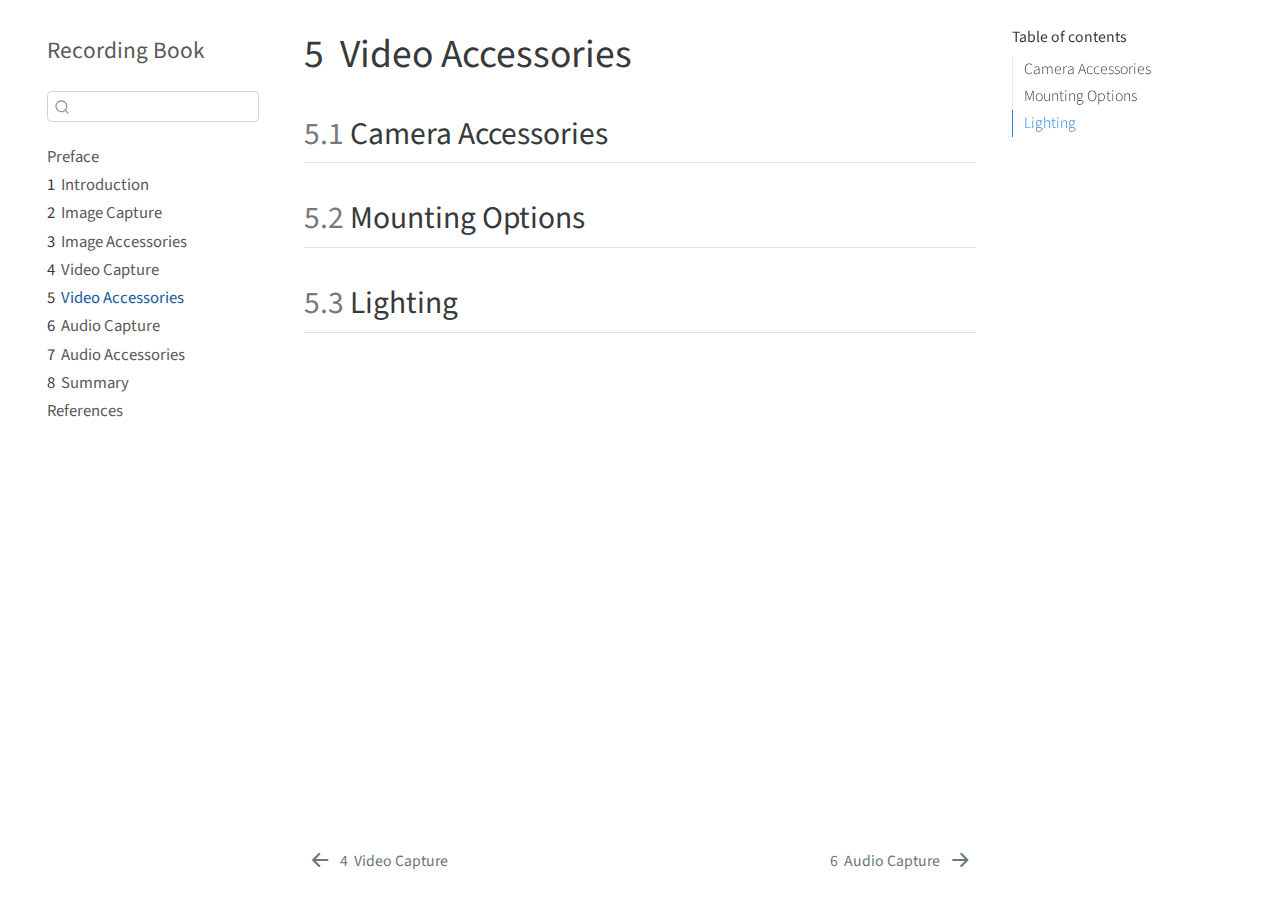
<file: video_accessories.html>
<!DOCTYPE html>
<html xmlns="http://www.w3.org/1999/xhtml" lang="en" xml:lang="en"><head>

<meta charset="utf-8">
<meta name="generator" content="quarto-1.0.36">

<meta name="viewport" content="width=device-width, initial-scale=1.0, user-scalable=yes">


<title>Recording Book - 5&nbsp; Video Accessories</title>
<style>
code{white-space: pre-wrap;}
span.smallcaps{font-variant: small-caps;}
span.underline{text-decoration: underline;}
div.column{display: inline-block; vertical-align: top; width: 50%;}
div.hanging-indent{margin-left: 1.5em; text-indent: -1.5em;}
ul.task-list{list-style: none;}
</style>


<script src="site_libs/quarto-nav/quarto-nav.js"></script>
<script src="site_libs/quarto-nav/headroom.min.js"></script>
<script src="site_libs/clipboard/clipboard.min.js"></script>
<script src="site_libs/quarto-search/autocomplete.umd.js"></script>
<script src="site_libs/quarto-search/fuse.min.js"></script>
<script src="site_libs/quarto-search/quarto-search.js"></script>
<meta name="quarto:offset" content="./">
<link href="./audio_capture.html" rel="next">
<link href="./video_capture.html" rel="prev">
<script src="site_libs/quarto-html/quarto.js"></script>
<script src="site_libs/quarto-html/popper.min.js"></script>
<script src="site_libs/quarto-html/tippy.umd.min.js"></script>
<script src="site_libs/quarto-html/anchor.min.js"></script>
<link href="site_libs/quarto-html/tippy.css" rel="stylesheet">
<link href="site_libs/quarto-html/quarto-syntax-highlighting.css" rel="stylesheet" id="quarto-text-highlighting-styles">
<script src="site_libs/bootstrap/bootstrap.min.js"></script>
<link href="site_libs/bootstrap/bootstrap-icons.css" rel="stylesheet">
<link href="site_libs/bootstrap/bootstrap.min.css" rel="stylesheet" id="quarto-bootstrap" data-mode="light">
<script id="quarto-search-options" type="application/json">{
  "location": "sidebar",
  "copy-button": false,
  "collapse-after": 3,
  "panel-placement": "start",
  "type": "textbox",
  "limit": 20,
  "language": {
    "search-no-results-text": "No results",
    "search-matching-documents-text": "matching documents",
    "search-copy-link-title": "Copy link to search",
    "search-hide-matches-text": "Hide additional matches",
    "search-more-match-text": "more match in this document",
    "search-more-matches-text": "more matches in this document",
    "search-clear-button-title": "Clear",
    "search-detached-cancel-button-title": "Cancel",
    "search-submit-button-title": "Submit"
  }
}</script>


</head>

<body class="nav-sidebar floating">

<div id="quarto-search-results"></div>
  <header id="quarto-header" class="headroom fixed-top">
  <nav class="quarto-secondary-nav" data-bs-toggle="collapse" data-bs-target="#quarto-sidebar" aria-controls="quarto-sidebar" aria-expanded="false" aria-label="Toggle sidebar navigation" onclick="if (window.quartoToggleHeadroom) { window.quartoToggleHeadroom(); }">
    <div class="container-fluid d-flex justify-content-between">
      <h1 class="quarto-secondary-nav-title"><span class="chapter-number">5</span>&nbsp; <span class="chapter-title">Video Accessories</span></h1>
      <button type="button" class="quarto-btn-toggle btn" aria-label="Show secondary navigation">
        <i class="bi bi-chevron-right"></i>
      </button>
    </div>
  </nav>
</header>
<!-- content -->
<div id="quarto-content" class="quarto-container page-columns page-rows-contents page-layout-article">
<!-- sidebar -->
  <nav id="quarto-sidebar" class="sidebar collapse sidebar-navigation floating overflow-auto">
    <div class="pt-lg-2 mt-2 text-left sidebar-header">
    <div class="sidebar-title mb-0 py-0">
      <a href="./">Recording Book</a> 
    </div>
      </div>
      <div class="mt-2 flex-shrink-0 align-items-center">
        <div class="sidebar-search">
        <div id="quarto-search" class="" title="Search"></div>
        </div>
      </div>
    <div class="sidebar-menu-container"> 
    <ul class="list-unstyled mt-1">
        <li class="sidebar-item">
  <div class="sidebar-item-container"> 
  <a href="./index.html" class="sidebar-item-text sidebar-link">Preface</a>
  </div>
</li>
        <li class="sidebar-item">
  <div class="sidebar-item-container"> 
  <a href="./intro.html" class="sidebar-item-text sidebar-link"><span class="chapter-number">1</span>&nbsp; <span class="chapter-title">Introduction</span></a>
  </div>
</li>
        <li class="sidebar-item">
  <div class="sidebar-item-container"> 
  <a href="./image_capture.html" class="sidebar-item-text sidebar-link"><span class="chapter-number">2</span>&nbsp; <span class="chapter-title">Image Capture</span></a>
  </div>
</li>
        <li class="sidebar-item">
  <div class="sidebar-item-container"> 
  <a href="./image_accessories.html" class="sidebar-item-text sidebar-link"><span class="chapter-number">3</span>&nbsp; <span class="chapter-title">Image Accessories</span></a>
  </div>
</li>
        <li class="sidebar-item">
  <div class="sidebar-item-container"> 
  <a href="./video_capture.html" class="sidebar-item-text sidebar-link"><span class="chapter-number">4</span>&nbsp; <span class="chapter-title">Video Capture</span></a>
  </div>
</li>
        <li class="sidebar-item">
  <div class="sidebar-item-container"> 
  <a href="./video_accessories.html" class="sidebar-item-text sidebar-link active"><span class="chapter-number">5</span>&nbsp; <span class="chapter-title">Video Accessories</span></a>
  </div>
</li>
        <li class="sidebar-item">
  <div class="sidebar-item-container"> 
  <a href="./audio_capture.html" class="sidebar-item-text sidebar-link"><span class="chapter-number">6</span>&nbsp; <span class="chapter-title">Audio Capture</span></a>
  </div>
</li>
        <li class="sidebar-item">
  <div class="sidebar-item-container"> 
  <a href="./audio_accessories.html" class="sidebar-item-text sidebar-link"><span class="chapter-number">7</span>&nbsp; <span class="chapter-title">Audio Accessories</span></a>
  </div>
</li>
        <li class="sidebar-item">
  <div class="sidebar-item-container"> 
  <a href="./summary.html" class="sidebar-item-text sidebar-link"><span class="chapter-number">8</span>&nbsp; <span class="chapter-title">Summary</span></a>
  </div>
</li>
        <li class="sidebar-item">
  <div class="sidebar-item-container"> 
  <a href="./references.html" class="sidebar-item-text sidebar-link">References</a>
  </div>
</li>
    </ul>
    </div>
</nav>
<!-- margin-sidebar -->
    <div id="quarto-margin-sidebar" class="sidebar margin-sidebar">
        <nav id="TOC" role="doc-toc">
    <h2 id="toc-title">Table of contents</h2>
   
  <ul>
  <li><a href="#camera-accessories" id="toc-camera-accessories" class="nav-link active" data-scroll-target="#camera-accessories"> <span class="header-section-number">5.1</span> Camera Accessories</a></li>
  <li><a href="#mounting-options" id="toc-mounting-options" class="nav-link" data-scroll-target="#mounting-options"> <span class="header-section-number">5.2</span> Mounting Options</a></li>
  <li><a href="#lighting" id="toc-lighting" class="nav-link" data-scroll-target="#lighting"> <span class="header-section-number">5.3</span> Lighting</a></li>
  </ul>
</nav>
    </div>
<!-- main -->
<main class="content" id="quarto-document-content">

<header id="title-block-header" class="quarto-title-block default">
<div class="quarto-title">
<h1 class="title d-none d-lg-block"><span class="chapter-number">5</span>&nbsp; <span class="chapter-title">Video Accessories</span></h1>
</div>



<div class="quarto-title-meta">

    
    
  </div>
  

</header>

<section id="camera-accessories" class="level2" data-number="5.1">
<h2 data-number="5.1" class="anchored" data-anchor-id="camera-accessories"><span class="header-section-number">5.1</span> Camera Accessories</h2>
</section>
<section id="mounting-options" class="level2" data-number="5.2">
<h2 data-number="5.2" class="anchored" data-anchor-id="mounting-options"><span class="header-section-number">5.2</span> Mounting Options</h2>
</section>
<section id="lighting" class="level2" data-number="5.3">
<h2 data-number="5.3" class="anchored" data-anchor-id="lighting"><span class="header-section-number">5.3</span> Lighting</h2>


</section>

</main> <!-- /main -->
<script id="quarto-html-after-body" type="application/javascript">
window.document.addEventListener("DOMContentLoaded", function (event) {
  const toggleBodyColorMode = (bsSheetEl) => {
    const mode = bsSheetEl.getAttribute("data-mode");
    const bodyEl = window.document.querySelector("body");
    if (mode === "dark") {
      bodyEl.classList.add("quarto-dark");
      bodyEl.classList.remove("quarto-light");
    } else {
      bodyEl.classList.add("quarto-light");
      bodyEl.classList.remove("quarto-dark");
    }
  }
  const toggleBodyColorPrimary = () => {
    const bsSheetEl = window.document.querySelector("link#quarto-bootstrap");
    if (bsSheetEl) {
      toggleBodyColorMode(bsSheetEl);
    }
  }
  toggleBodyColorPrimary();  
  const icon = "";
  const anchorJS = new window.AnchorJS();
  anchorJS.options = {
    placement: 'right',
    icon: icon
  };
  anchorJS.add('.anchored');
  const clipboard = new window.ClipboardJS('.code-copy-button', {
    target: function(trigger) {
      return trigger.previousElementSibling;
    }
  });
  clipboard.on('success', function(e) {
    // button target
    const button = e.trigger;
    // don't keep focus
    button.blur();
    // flash "checked"
    button.classList.add('code-copy-button-checked');
    var currentTitle = button.getAttribute("title");
    button.setAttribute("title", "Copied!");
    setTimeout(function() {
      button.setAttribute("title", currentTitle);
      button.classList.remove('code-copy-button-checked');
    }, 1000);
    // clear code selection
    e.clearSelection();
  });
  function tippyHover(el, contentFn) {
    const config = {
      allowHTML: true,
      content: contentFn,
      maxWidth: 500,
      delay: 100,
      arrow: false,
      appendTo: function(el) {
          return el.parentElement;
      },
      interactive: true,
      interactiveBorder: 10,
      theme: 'quarto',
      placement: 'bottom-start'
    };
    window.tippy(el, config); 
  }
  const noterefs = window.document.querySelectorAll('a[role="doc-noteref"]');
  for (var i=0; i<noterefs.length; i++) {
    const ref = noterefs[i];
    tippyHover(ref, function() {
      let href = ref.getAttribute('href');
      try { href = new URL(href).hash; } catch {}
      const id = href.replace(/^#\/?/, "");
      const note = window.document.getElementById(id);
      return note.innerHTML;
    });
  }
  var bibliorefs = window.document.querySelectorAll('a[role="doc-biblioref"]');
  for (var i=0; i<bibliorefs.length; i++) {
    const ref = bibliorefs[i];
    const cites = ref.parentNode.getAttribute('data-cites').split(' ');
    tippyHover(ref, function() {
      var popup = window.document.createElement('div');
      cites.forEach(function(cite) {
        var citeDiv = window.document.createElement('div');
        citeDiv.classList.add('hanging-indent');
        citeDiv.classList.add('csl-entry');
        var biblioDiv = window.document.getElementById('ref-' + cite);
        if (biblioDiv) {
          citeDiv.innerHTML = biblioDiv.innerHTML;
        }
        popup.appendChild(citeDiv);
      });
      return popup.innerHTML;
    });
  }
});
</script>
<nav class="page-navigation">
  <div class="nav-page nav-page-previous">
      <a href="./video_capture.html" class="pagination-link">
        <i class="bi bi-arrow-left-short"></i> <span class="nav-page-text"><span class="chapter-number">4</span>&nbsp; <span class="chapter-title">Video Capture</span></span>
      </a>          
  </div>
  <div class="nav-page nav-page-next">
      <a href="./audio_capture.html" class="pagination-link">
        <span class="nav-page-text"><span class="chapter-number">6</span>&nbsp; <span class="chapter-title">Audio Capture</span></span> <i class="bi bi-arrow-right-short"></i>
      </a>
  </div>
</nav>
</div> <!-- /content -->



</body></html>
</file>
<file: site_libs/quarto-html/tippy.css>
.tippy-box[data-animation=fade][data-state=hidden]{opacity:0}[data-tippy-root]{max-width:calc(100vw - 10px)}.tippy-box{position:relative;background-color:#333;color:#fff;border-radius:4px;font-size:14px;line-height:1.4;white-space:normal;outline:0;transition-property:transform,visibility,opacity}.tippy-box[data-placement^=top]>.tippy-arrow{bottom:0}.tippy-box[data-placement^=top]>.tippy-arrow:before{bottom:-7px;left:0;border-width:8px 8px 0;border-top-color:initial;transform-origin:center top}.tippy-box[data-placement^=bottom]>.tippy-arrow{top:0}.tippy-box[data-placement^=bottom]>.tippy-arrow:before{top:-7px;left:0;border-width:0 8px 8px;border-bottom-color:initial;transform-origin:center bottom}.tippy-box[data-placement^=left]>.tippy-arrow{right:0}.tippy-box[data-placement^=left]>.tippy-arrow:before{border-width:8px 0 8px 8px;border-left-color:initial;right:-7px;transform-origin:center left}.tippy-box[data-placement^=right]>.tippy-arrow{left:0}.tippy-box[data-placement^=right]>.tippy-arrow:before{left:-7px;border-width:8px 8px 8px 0;border-right-color:initial;transform-origin:center right}.tippy-box[data-inertia][data-state=visible]{transition-timing-function:cubic-bezier(.54,1.5,.38,1.11)}.tippy-arrow{width:16px;height:16px;color:#333}.tippy-arrow:before{content:"";position:absolute;border-color:transparent;border-style:solid}.tippy-content{position:relative;padding:5px 9px;z-index:1}
</file>
<file: site_libs/quarto-html/quarto-syntax-highlighting.css>
/* quarto syntax highlight colors */
:root {
  --quarto-hl-ot-color: #003B4F;
  --quarto-hl-at-color: #657422;
  --quarto-hl-ss-color: #20794D;
  --quarto-hl-an-color: #5E5E5E;
  --quarto-hl-fu-color: #4758AB;
  --quarto-hl-st-color: #20794D;
  --quarto-hl-cf-color: #003B4F;
  --quarto-hl-op-color: #5E5E5E;
  --quarto-hl-er-color: #AD0000;
  --quarto-hl-bn-color: #AD0000;
  --quarto-hl-al-color: #AD0000;
  --quarto-hl-va-color: #111111;
  --quarto-hl-bu-color: inherit;
  --quarto-hl-ex-color: inherit;
  --quarto-hl-pp-color: #AD0000;
  --quarto-hl-in-color: #5E5E5E;
  --quarto-hl-vs-color: #20794D;
  --quarto-hl-wa-color: #5E5E5E;
  --quarto-hl-do-color: #5E5E5E;
  --quarto-hl-im-color: #00769E;
  --quarto-hl-ch-color: #20794D;
  --quarto-hl-dt-color: #AD0000;
  --quarto-hl-fl-color: #AD0000;
  --quarto-hl-co-color: #5E5E5E;
  --quarto-hl-cv-color: #5E5E5E;
  --quarto-hl-cn-color: #8f5902;
  --quarto-hl-sc-color: #5E5E5E;
  --quarto-hl-dv-color: #AD0000;
  --quarto-hl-kw-color: #003B4F;
}

/* other quarto variables */
:root {
  --quarto-font-monospace: SFMono-Regular, Menlo, Monaco, Consolas, "Liberation Mono", "Courier New", monospace;
}

pre > code.sourceCode > span {
  color: #003B4F;
}

code span {
  color: #003B4F;
}

code.sourceCode > span {
  color: #003B4F;
}

div.sourceCode,
div.sourceCode pre.sourceCode {
  color: #003B4F;
}

code span.ot {
  color: #003B4F;
}

code span.at {
  color: #657422;
}

code span.ss {
  color: #20794D;
}

code span.an {
  color: #5E5E5E;
}

code span.fu {
  color: #4758AB;
}

code span.st {
  color: #20794D;
}

code span.cf {
  color: #003B4F;
}

code span.op {
  color: #5E5E5E;
}

code span.er {
  color: #AD0000;
}

code span.bn {
  color: #AD0000;
}

code span.al {
  color: #AD0000;
}

code span.va {
  color: #111111;
}

code span.pp {
  color: #AD0000;
}

code span.in {
  color: #5E5E5E;
}

code span.vs {
  color: #20794D;
}

code span.wa {
  color: #5E5E5E;
  font-style: italic;
}

code span.do {
  color: #5E5E5E;
  font-style: italic;
}

code span.im {
  color: #00769E;
}

code span.ch {
  color: #20794D;
}

code span.dt {
  color: #AD0000;
}

code span.fl {
  color: #AD0000;
}

code span.co {
  color: #5E5E5E;
}

code span.cv {
  color: #5E5E5E;
  font-style: italic;
}

code span.cn {
  color: #8f5902;
}

code span.sc {
  color: #5E5E5E;
}

code span.dv {
  color: #AD0000;
}

code span.kw {
  color: #003B4F;
}

.prevent-inlining {
  content: "</";
}

/*# sourceMappingURL=debc5d5d77c3f9108843748ff7464032.css.map */
</file>
